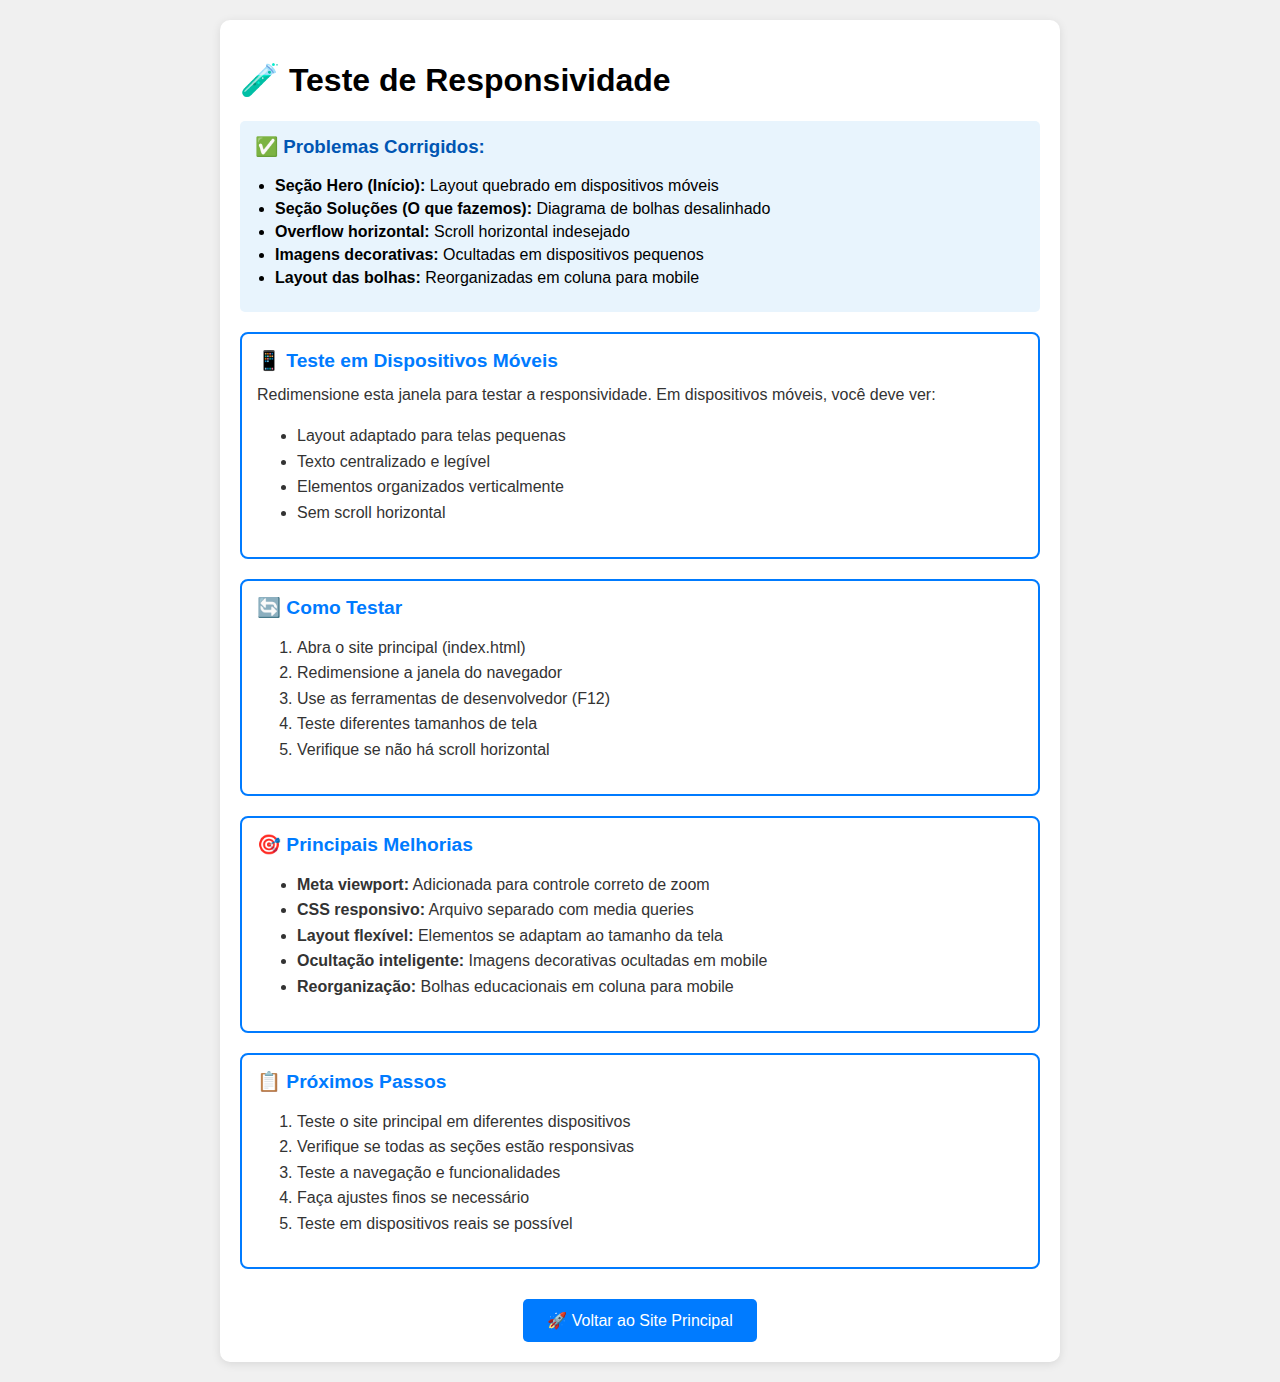
<file: teste-responsivo.html>
<!DOCTYPE html>
<html lang="pt-BR">
<head>
    <meta charset="UTF-8">
    <meta name="viewport" content="width=device-width, initial-scale=1.0">
    <title>Teste Responsivo</title>
    <style>
        body {
            font-family: Arial, sans-serif;
            margin: 0;
            padding: 20px;
            background-color: #f0f0f0;
        }
        
        .test-container {
            max-width: 800px;
            margin: 0 auto;
            background: white;
            padding: 20px;
            border-radius: 10px;
            box-shadow: 0 2px 10px rgba(0,0,0,0.1);
        }
        
        .test-section {
            margin: 20px 0;
            padding: 15px;
            border: 2px solid #007bff;
            border-radius: 8px;
        }
        
        .test-title {
            color: #007bff;
            font-size: 1.2rem;
            font-weight: bold;
            margin-bottom: 10px;
        }
        
        .test-content {
            color: #333;
            line-height: 1.6;
        }
        
        .responsive-info {
            background: #e8f4fd;
            padding: 15px;
            border-radius: 5px;
            margin: 20px 0;
        }
        
        .responsive-info h3 {
            color: #0056b3;
            margin-top: 0;
        }
        
        .responsive-info ul {
            margin: 10px 0;
            padding-left: 20px;
        }
        
        .responsive-info li {
            margin: 5px 0;
        }
        
        @media screen and (max-width: 768px) {
            body {
                padding: 10px;
            }
            
            .test-container {
                padding: 15px;
            }
            
            .test-title {
                font-size: 1.1rem;
            }
        }
        
        @media screen and (max-width: 480px) {
            .test-container {
                padding: 10px;
            }
            
            .test-title {
                font-size: 1rem;
            }
        }
    </style>
</head>
<body>
    <div class="test-container">
        <h1>🧪 Teste de Responsividade</h1>
        
        <div class="responsive-info">
            <h3>✅ Problemas Corrigidos:</h3>
            <ul>
                <li><strong>Seção Hero (Início):</strong> Layout quebrado em dispositivos móveis</li>
                <li><strong>Seção Soluções (O que fazemos):</strong> Diagrama de bolhas desalinhado</li>
                <li><strong>Overflow horizontal:</strong> Scroll horizontal indesejado</li>
                <li><strong>Imagens decorativas:</strong> Ocultadas em dispositivos pequenos</li>
                <li><strong>Layout das bolhas:</strong> Reorganizadas em coluna para mobile</li>
            </ul>
        </div>
        
        <div class="test-section">
            <div class="test-title">📱 Teste em Dispositivos Móveis</div>
            <div class="test-content">
                Redimensione esta janela para testar a responsividade. Em dispositivos móveis, você deve ver:
                <ul>
                    <li>Layout adaptado para telas pequenas</li>
                    <li>Texto centralizado e legível</li>
                    <li>Elementos organizados verticalmente</li>
                    <li>Sem scroll horizontal</li>
                </ul>
            </div>
        </div>
        
        <div class="test-section">
            <div class="test-title">🔄 Como Testar</div>
            <div class="test-content">
                <ol>
                    <li>Abra o site principal (index.html)</li>
                    <li>Redimensione a janela do navegador</li>
                    <li>Use as ferramentas de desenvolvedor (F12)</li>
                    <li>Teste diferentes tamanhos de tela</li>
                    <li>Verifique se não há scroll horizontal</li>
                </ol>
            </div>
        </div>
        
        <div class="test-section">
            <div class="test-title">🎯 Principais Melhorias</div>
            <div class="test-content">
                <ul>
                    <li><strong>Meta viewport:</strong> Adicionada para controle correto de zoom</li>
                    <li><strong>CSS responsivo:</strong> Arquivo separado com media queries</li>
                    <li><strong>Layout flexível:</strong> Elementos se adaptam ao tamanho da tela</li>
                    <li><strong>Ocultação inteligente:</strong> Imagens decorativas ocultadas em mobile</li>
                    <li><strong>Reorganização:</strong> Bolhas educacionais em coluna para mobile</li>
                </ul>
            </div>
        </div>
        
        <div class="test-section">
            <div class="test-title">📋 Próximos Passos</div>
            <div class="test-content">
                <ol>
                    <li>Teste o site principal em diferentes dispositivos</li>
                    <li>Verifique se todas as seções estão responsivas</li>
                    <li>Teste a navegação e funcionalidades</li>
                    <li>Faça ajustes finos se necessário</li>
                    <li>Teste em dispositivos reais se possível</li>
                </ol>
            </div>
        </div>
        
        <div style="text-align: center; margin-top: 30px;">
            <a href="index.html" style="background: #007bff; color: white; padding: 12px 24px; text-decoration: none; border-radius: 5px; display: inline-block;">
                🚀 Voltar ao Site Principal
            </a>
        </div>
    </div>
</body>
</html>
</file>
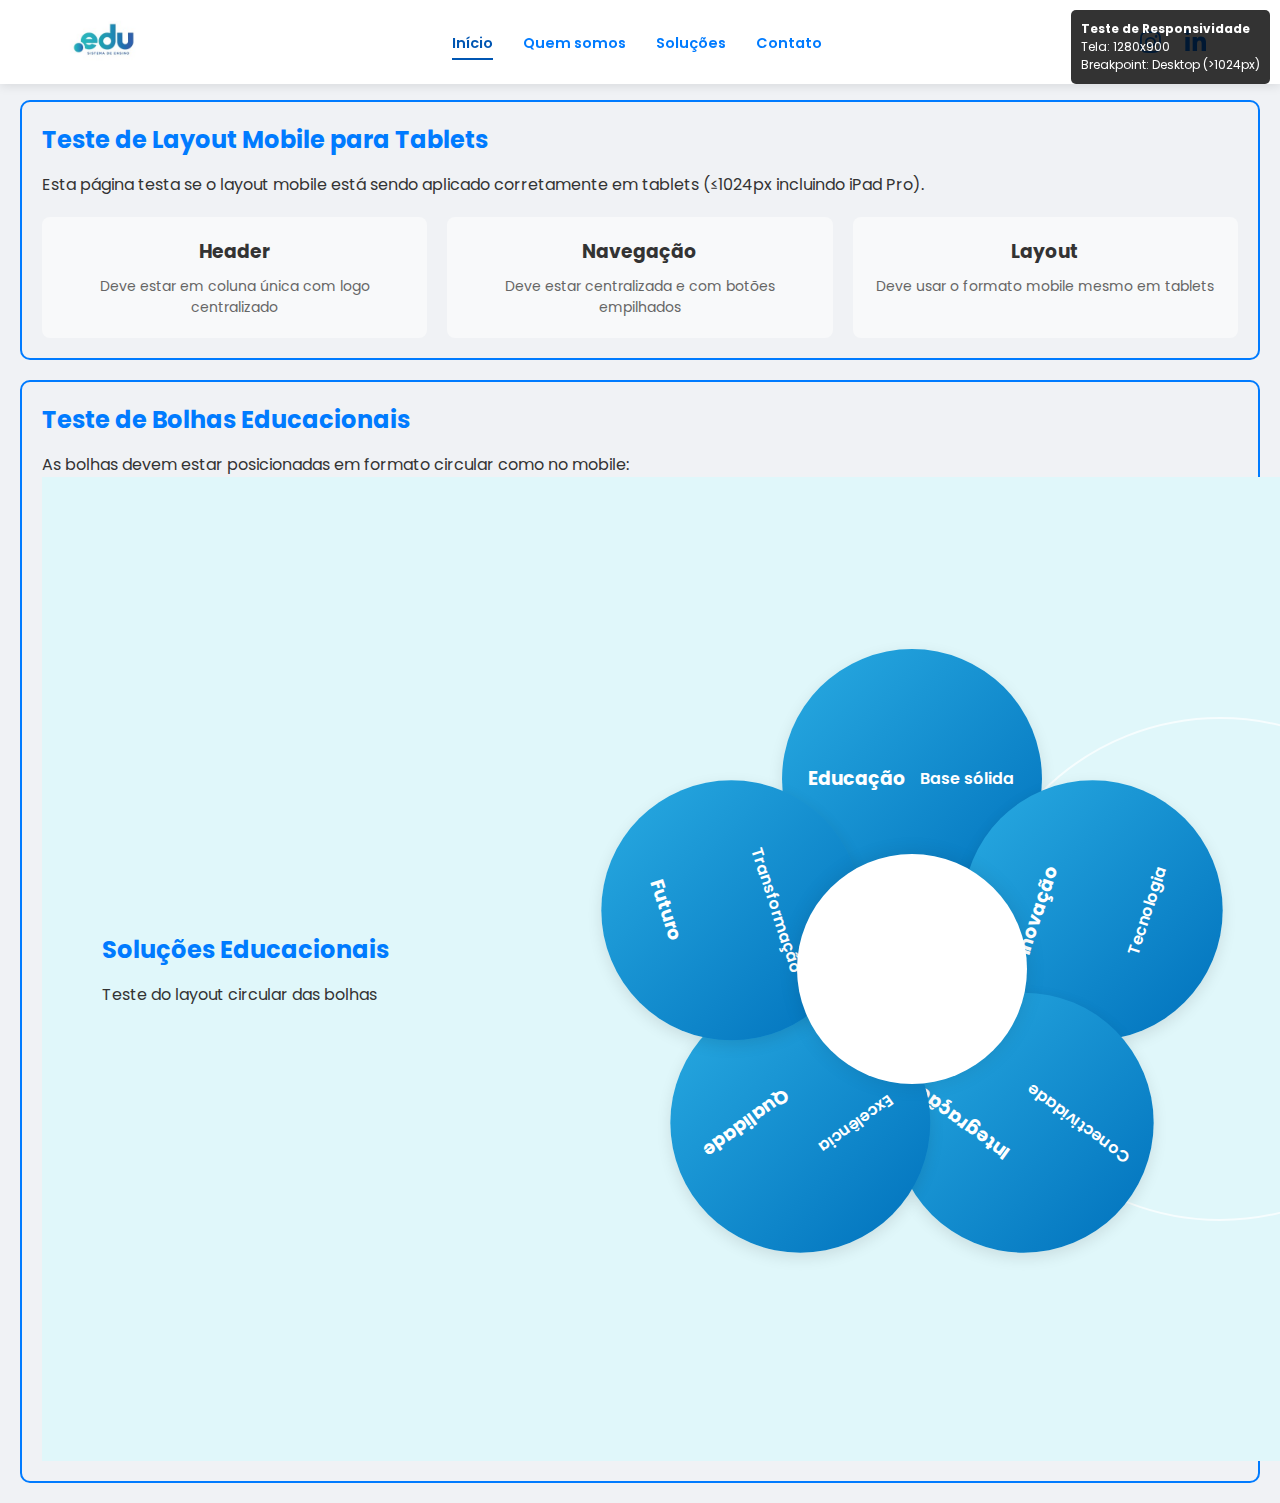
<file: teste-tablet.html>
<!DOCTYPE html>
<html lang="pt-BR">
<head>
    <meta charset="UTF-8">
    <meta name="viewport" content="width=device-width, initial-scale=1.0">
    <title>Teste Tablet - Edu Sistema de Ensino</title>
    <link rel="preconnect" href="https://fonts.googleapis.com">
    <link rel="preconnect" href="https://fonts.gstatic.com" crossorigin>
    <link href="https://fonts.googleapis.com/css2?family=Poppins:wght@400;600;700&display=swap" rel="stylesheet">
    <link rel="stylesheet" href="https://cdnjs.cloudflare.com/ajax/libs/font-awesome/6.5.2/css/all.min.css">
    <link rel="stylesheet" href="styles.css">
    <link rel="stylesheet" href="responsive.css">
    <style>
        .test-info {
            position: fixed;
            top: 10px;
            right: 10px;
            background: rgba(0,0,0,0.8);
            color: white;
            padding: 10px;
            border-radius: 5px;
            font-size: 12px;
            z-index: 9999;
        }
        .test-section {
            padding: 20px;
            margin: 20px;
            border: 2px solid #007bff;
            border-radius: 10px;
        }
        .test-section h2 {
            color: #007bff;
            margin-bottom: 15px;
        }
        .test-grid {
            display: grid;
            grid-template-columns: repeat(auto-fit, minmax(200px, 1fr));
            gap: 20px;
            margin-top: 20px;
        }
        .test-card {
            background: #f8f9fa;
            padding: 20px;
            border-radius: 8px;
            text-align: center;
        }
        .test-card h3 {
            color: #333;
            margin-bottom: 10px;
        }
        .test-card p {
            color: #666;
            font-size: 14px;
        }
    </style>
</head>
<body>
    <div class="test-info">
        <strong>Teste de Responsividade</strong><br>
        <span id="screen-size"></span><br>
        <span id="breakpoint"></span>
    </div>

    <header class="main-header">
        <div class="header-container">
            <div class="logo">
                <a href="#inicio">
                    <img src="assets/img/logoedu.jpeg" alt="Logo Edu Sistema de Ensino" style="height: 80px;">
                </a>
            </div>
            <nav class="main-nav">
                <ul>
                    <li><a href="#inicio" class="active">Início</a></li>
                    <li><a href="#quem-somos">Quem somos</a></li>
                    <li><a href="#solucoes">Soluções</a></li>
                    <li><a href="#contato">Contato</a></li>
                </ul>
            </nav>
            <div class="header-right">
                <div class="social-icons">
                    <a href="#"><i class="fab fa-instagram"></i></a>
                    <a href="#"><i class="fab fa-linkedin-in"></i></a>
                </div>
            </div>
        </div>
    </header>

    <main style="margin-top: 100px;">
        <section class="test-section">
            <h2>Teste de Layout Mobile para Tablets</h2>
            <p>Esta página testa se o layout mobile está sendo aplicado corretamente em tablets (≤1024px incluindo iPad Pro).</p>
            
            <div class="test-grid">
                <div class="test-card">
                    <h3>Header</h3>
                    <p>Deve estar em coluna única com logo centralizado</p>
                </div>
                <div class="test-card">
                    <h3>Navegação</h3>
                    <p>Deve estar centralizada e com botões empilhados</p>
                </div>
                <div class="test-card">
                    <h3>Layout</h3>
                    <p>Deve usar o formato mobile mesmo em tablets</p>
                </div>
            </div>
        </section>

        <section class="test-section">
            <h2>Teste de Bolhas Educacionais</h2>
            <p>As bolhas devem estar posicionadas em formato circular como no mobile:</p>
            
            <div class="solutions-section">
                <div class="solutions-container">
                    <div class="solutions-content">
                        <h2>Soluções Educacionais</h2>
                        <p>Teste do layout circular das bolhas</p>
                    </div>
                    
                    <div class="solutions-diagram">
                        <div class="central-logo-bubble">
                            <img src="assets/img/logobranca.png" alt="Logo Central">
                        </div>
                        
                        <div class="education-bubble bubble-1">
                            <h3>Educação</h3>
                            <p>Base sólida</p>
                        </div>
                        
                        <div class="education-bubble bubble-2">
                            <h3>Inovação</h3>
                            <p>Tecnologia</p>
                        </div>
                        
                        <div class="education-bubble bubble-3">
                            <h3>Integração</h3>
                            <p>Conectividade</p>
                        </div>
                        
                        <div class="education-bubble bubble-4">
                            <h3>Qualidade</h3>
                            <p>Excelência</p>
                        </div>
                        
                        <div class="education-bubble bubble-5">
                            <h3>Futuro</h3>
                            <p>Transformação</p>
                        </div>
                    </div>
                </div>
            </div>
        </section>
    </main>

    <script>
        function updateScreenInfo() {
            const width = window.innerWidth;
            const height = window.innerHeight;
            const screenSizeEl = document.getElementById('screen-size');
            const breakpointEl = document.getElementById('breakpoint');
            
            screenSizeEl.textContent = `Tela: ${width}x${height}`;
            
            if (width <= 480) {
                breakpointEl.textContent = 'Breakpoint: Mobile pequeno (≤480px)';
            } else if (width <= 1024) {
                breakpointEl.textContent = 'Breakpoint: Mobile/Tablet (≤1024px)';
            } else {
                breakpointEl.textContent = 'Breakpoint: Desktop (>1024px)';
            }
        }
        
        window.addEventListener('resize', updateScreenInfo);
        updateScreenInfo();
    </script>
</body>
</html>
</file>
<file: styles.css>
* {
    margin: 0;
    padding: 0;
    box-sizing: border-box;
}

html {
    scroll-behavior: smooth;
}

body {
    font-family: 'Poppins', sans-serif;
    background-color: #f0f2f5;
    color: #333;
    overflow-x: hidden;
    width: 100vw;
    margin: 0;
}

a {
    text-decoration: none;
    color: inherit;
}

ul {
    list-style: none;
}

/* --- Cabeçalho e Navegação --- */
.main-header {
    width: 100vw;
    padding: 2px 5%;
    position: fixed;
    top: 0;
    left: 0;
    z-index: 1000;
    background-color: #fff;
    box-shadow: 0 2px 10px rgba(0,0,0,0.1);
    transition: background-color 0.3s ease;
}

.header-container {
    display: flex;
    justify-content: space-between;
    align-items: center;
    max-width: 1600px;
    width: 100%;
    margin: 0 auto;
    flex-wrap: wrap;
}

.logo img {
    height: 110px;
    max-width: 350px;
    display: block;
    object-fit: contain;
    transition: none;
}
.logo img:hover {
    box-shadow: none !important;
    transform: none !important;
    background: none !important;
    border-radius: 0 !important;
}

.main-nav ul {
    display: flex;
    gap: 30px;
}

.main-nav a {
    font-size: clamp(0.8rem, 2.5vw, 0.9rem);
    font-weight: 600;
    color: #007bff;
    transition: color 0.3s ease, border-color 0.3s ease;
    padding-bottom: 5px;
    border-bottom: 2px solid transparent;
}

.main-nav a:hover, .main-nav a.active {
    color: #0056b3;
    border-bottom: 2px solid #0056b3;
}

.header-right {
    display: flex;
    align-items: center;
    gap: 20px;
}

.header-right .social-icons a {
    color: #007bff;
    font-size: clamp(1.2rem, 3vw, 1.5rem);
    margin: 0 10px;
    transition: color 0.3s ease;
}

.header-right .social-icons a:hover {
    color: #0056b3;
}

/* --- Seção Hero --- */
.hero-section {
    position: relative;
    height: 100vh;
    width: 100vw;
    display: flex;
    align-items: center;
    justify-content: center;
    text-align: left;
    background-image: linear-gradient(90deg, rgba(106, 17, 203, 0.85) 0%, rgba(37, 117, 252, 0.45) 100%), url('assets/img/imagemdefundo.jpg');
    background-size: cover;
    background-position: center;
    color: #fff;
    overflow-x: hidden;
    transition: background-image 0.6s ease-in-out !important;
}

/* Setinhas de navegação do hero */
.hero-nav-arrow {
    position: absolute;
    bottom: 50px;
    transform: none;
    background: rgba(255, 255, 255, 0.3);
    border: 2px solid rgba(255, 255, 255, 0.5);
    color: #fff;
    width: 50px;
    height: 50px;
    border-radius: 50%;
    display: flex;
    align-items: center;
    justify-content: center;
    cursor: pointer;
    transition: all 0.4s cubic-bezier(0.4, 0, 0.2, 1);
    z-index: 100;
    backdrop-filter: blur(10px);
}

.hero-nav-arrow:hover {
    background: rgba(255, 255, 255, 0.4);
    border-color: rgba(255, 255, 255, 0.6);
    transform: scale(1.15);
    box-shadow: 0 4px 15px rgba(255, 255, 255, 0.3);
}

.hero-nav-arrow:active {
    transform: scale(0.95);
}

.hero-nav-arrow i {
    font-size: 1.2rem;
    font-weight: bold;
}

.hero-prev {
    left: 10px;
    z-index: 100;
}

.hero-next {
    right: 10px;
    z-index: 100;
}

/* Indicadores de slide */
.hero-indicators {
    position: absolute;
    bottom: -170px;
    left: 50%;
    transform: translateX(-50%);
    display: flex;
    gap: 10px;
    z-index: 100;
}

.hero-indicator {
    width: 12px;
    height: 12px;
    border-radius: 50%;
    background: rgba(255, 255, 255, 0.4);
    cursor: pointer;
    transition: all 0.4s cubic-bezier(0.4, 0, 0.2, 1);
    transform: scale(1);
}

.hero-indicator.active {
    background: #fff;
    transform: scale(1.3);
    box-shadow: 0 0 10px rgba(255, 255, 255, 0.5);
}

.hero-indicator:hover {
    background: rgba(255, 255, 255, 0.7);
    transform: scale(1.1);
}

/* Removendo classes fade-out/fade-in que causam movimento */

/* Estilos específicos para todos os slides */
.hero-section[data-slide] {
    overflow: hidden;
}

.hero-section[data-slide] .hero-container {
    overflow: hidden;
}

/* Estilos específicos para o slide 3 */
.hero-section[data-slide="2"] {
    background-size: cover !important;
    background-position: center center !important;
    background-repeat: no-repeat !important;
}

/* Posicionar as palavras "Pedagogia", "Conteúdo" e "Tecnologia" mais à direita no slide 3 - APENAS para desktop */
@media screen and (min-width: 1025px) {
    .hero-section[data-slide="2"] .hero-content strong:first-child {
        margin-left: 400px !important;
        text-align: right !important;
        color: #000000 !important;
    }
    
    .hero-section[data-slide="2"] .hero-content span {
        margin-left: 650px !important;
        text-align: right !important;
    }
    
    .hero-section[data-slide="2"] .hero-content strong:last-child {
        margin-left: 850px !important;
        text-align: right !important;
        color: #1e3a8a !important;
    }
}

/* Ocultar botão no slide 3 */
.hero-section[data-slide="2"] .cta-button {
    display: none !important;
}

/* Ajustar posição das bolinhas indicadoras no slide 3 */
.hero-section[data-slide="2"] .hero-indicators {
    bottom: -170px;
}

/* Aumentar tamanho da imagem AVA no slide 3 */
.hero-section[data-slide="2"] img[src*="ava.png"] {
    width: 900px !important;
    height: auto;
    top: 280px !important;
    right: -480px !important;
}

/* Regra global para prevenir scroll horizontal em todos os slides */
.hero-section {
    overflow-x: hidden;
}

.hero-container {
    overflow: hidden;
}

/* Conteúdo específico do slide 2 */
.slide2-content {
    text-align: right;
    margin-left: auto;
    margin-right: 50px;
    padding-right: 20px;
}

.slide2-content h1 {
    font-size: clamp(2rem, 5vw, 3.2rem);
    line-height: 1.3;
    font-weight: 400;
    margin-bottom: 30px;
    color: #fff;
    text-shadow: 2px 2px 8px rgba(0,0,0,0.3);
    transition: opacity 0.6s ease;
}

.hero-container {
    max-width: 1600px;
    width: 100%;
    margin: 0 auto;
    padding: 0 5%;
    position: relative;
    z-index: 2;
    transform: none !important;
}

.hero-content {
    max-width: 50%;
}

.hero-content h1 {
    font-size: clamp(2rem, 5vw, 3.2rem);
    line-height: 1.3;
    font-weight: 400;
    margin-bottom: 30px;
    color: #fff;
    text-shadow: 2px 2px 8px rgba(0,0,0,0.3);
    transition: all 0.6s cubic-bezier(0.4, 0, 0.2, 1);
    opacity: 1;
    transform: translateY(0);
}

.hero-content h1.fade-out {
    opacity: 0;
    transform: translateY(-20px);
}

.hero-content h1.fade-in {
    opacity: 1;
    transform: translateY(0);
}

.hero-title-bold {
    font-weight: 700;
}
.hero-title-highlight {
    font-weight: 700;
}

.hero-title-sub {
    display: block;
    font-size: clamp(1.2rem, 3vw, 1.6rem);
    font-weight: 400;
    color: #e6e6f6;
    margin-top: 12px;
    line-height: 1.3;
    transition: all 0.6s cubic-bezier(0.4, 0, 0.2, 1);
    opacity: 1;
    transform: translateY(0);
}

.hero-title-sub.fade-out {
    opacity: 0;
    transform: translateY(-15px);
}

.hero-title-sub.fade-in {
    opacity: 1;
    transform: translateY(0);
}

.cta-button {
    display: inline-block;
    margin-top: 30px;
    background: linear-gradient(to right, #007bff, #003366);
    color: #fff;
    padding: 15px 40px;
    border: none;
    border-radius: 50px;
    font-weight: 700;
    font-size: clamp(0.9rem, 2.5vw, 1rem);
    transition: all 0.4s cubic-bezier(0.4, 0, 0.2, 1);
    box-shadow: 0 4px 15px rgba(0,0,0,0.2);
    position: relative;
    overflow: hidden;
    opacity: 1;
    transform: translateY(0);
}

.cta-button.fade-out {
    opacity: 0;
    transform: translateY(20px);
}

.cta-button.fade-in {
    opacity: 1;
    transform: translateY(0);
}

.cta-button::before {
    content: '';
    position: absolute;
    top: 0;
    left: -100%;
    width: 100%;
    height: 100%;
    background: linear-gradient(to right, #003366, #007bff);
    transition: left 0.4s cubic-bezier(0.4, 0, 0.2, 1);
    z-index: -1;
}

.cta-button:hover {
    transform: translateY(-3px) scale(1.02);
    box-shadow: 0 8px 25px rgba(0, 86, 179, 0.5);
}

.cta-button:hover::before {
    left: 0;
}

.cta-button:active {
    transform: translateY(-1px) scale(1.01);
    transition: all 0.1s ease;
}

/* --- Seção Quem Somos --- */
.about-section {
    padding: clamp(60px, 10vw, 100px) 5%;
    background-color: #fff;
    text-align: center;
    width: 100vw;
    overflow-x: hidden;
}

.about-container {
    max-width: 1100px;
    width: 100%;
    margin: 0 auto;
}

.about-section h2 {
    font-size: clamp(1.8rem, 4vw, 2.5rem);
    color: #6c757d;
    font-weight: 700;
    margin-bottom: 10px;
}

.about-section .history-subtitle {
    font-size: clamp(0.9rem, 2.5vw, 1rem);
    font-weight: 700;
    color: #888;
    letter-spacing: 2px;
    margin-bottom: 30px;
    text-transform: uppercase;
}

.about-section .mission-statement {
    font-size: clamp(1.2rem, 3vw, 1.8rem);
    font-weight: 400;
    color: #6c757d;
    line-height: 1.5;
    max-width: 900px;
    margin: 0 auto 60px auto;
}

.about-section .mission-statement-highlight {
    font-weight: 700;
    color: #6c757d;
}

.about-section h3 {
    font-size: clamp(1.8rem, 4vw, 2.5rem);
    color: #6c757d;
    font-weight: 700;
    margin-bottom: 40px;
}

.values-grid {
    display: flex;
    justify-content: center;
    gap: 30px;
    flex-wrap: wrap;
    margin-bottom: 60px;
}

.value-card {
    padding: 35px;
    border-radius: 15px;
    color: #fff;
    flex: 1;
    min-width: 280px;
    max-width: 350px;
    text-align: center;
    box-shadow: 0 10px 25px rgba(0,0,0,0.1);
    transition: transform 0.3s ease, box-shadow 0.3s ease;
}

.value-card:hover {
    transform: translateY(-10px);
    box-shadow: 0 15px 30px rgba(0,0,0,0.15);
}

.value-card h4 {
    font-size: clamp(1.2rem, 3vw, 1.75rem);
    font-weight: 700;
    margin-bottom: 15px;
    padding-bottom: 10px;
}

.value-card p {
    font-size: clamp(0.9rem, 2.5vw, 1rem);
    line-height: 1.6;
    font-weight: 400;
}

.value-card.mission { background-color: #a6c42c; }
.value-card.vision { background-color: #c8b828; }
.value-card.values { background-color: #d15fa3; }

.manager-button {
    display: inline-block;
    padding: 15px 40px;
    border-radius: 50px;
    background: linear-gradient(to right, #29abe2, #0071bc);
    color: #fff;
    font-weight: 700;
    font-size: clamp(0.9rem, 2.5vw, 1rem);
    text-transform: uppercase;
    transition: transform 0.3s ease, box-shadow 0.3s ease;
    border: none;
    cursor: pointer;
}

.manager-button:hover {
    transform: translateY(-3px);
    box-shadow: 0 6px 20px rgba(0, 113, 188, 0.4);
}

/* --- Seção Soluções (Infográfico) --- */
.solutions-section {
    padding: clamp(100px, 15vw, 220px) 5%;
    background-color: #e0f7fa;
    position: relative;
    width: 100vw;
    overflow-x: hidden;
}

.solutions-section::before {
    content: '';
    position: absolute;
    top: 50%;
    right: -150px;
    width: 500px;
    height: 500px;
    border: 2px solid rgba(255, 255, 255, 0.7);
    border-radius: 50%;
    transform: translateY(-50%);
}

.solutions-container {
    max-width: 1200px;
    width: 100%;
    margin: 0 auto;
    padding-right: 50px;
    display: flex;
    align-items: center;
    justify-content: space-between;
    gap: 60px;
    flex-wrap: wrap;
}

.solutions-diagram {
    position: relative;
    width: min(100%, 600px);
    height: 600px;
    flex-shrink: 0;
    display: flex;
    justify-content: center;
    align-items: center;
    order: 1;
}

.education-bubble, .central-logo-bubble {
    position: absolute;
    border-radius: 50%;
    display: flex;
    align-items: center;
    justify-content: center;
    text-align: center;
    color: white;
    font-weight: 600;
}

.central-logo-bubble {
    width: 230px;
    height: 230px;
    background-color: #fff;
    top: 50%;
    left: 50%;
    transform: translate(-50%, -50%);
    box-shadow: 0 0 20px rgba(0,0,0,0.1);
    z-index: 2;
    border-radius: 50%;
    display: flex;
    align-items: center;
    justify-content: center;
}

.central-logo-bubble img {
    width: 110px;
    height: auto;
    display: block;
    margin: 0 auto;
}

.education-bubble {
    width: 260px;
    height: 260px;
    background-image: linear-gradient(to bottom right, #29abe2, #0071bc);
    padding: 20px;
    font-size: clamp(0.8rem, 2vw, 1rem);
    line-height: 1.3;
    box-shadow: 0 5px 15px rgba(0,0,0,0.1);
    transition: transform 0.25s cubic-bezier(0.4, 0.2, 0.2, 1);
    z-index: 1;
    position: absolute;
    left: 50%;
    top: 50%;
    transform-origin: center center;
    display: flex;
    align-items: center;
    justify-content: center;
    text-align: center;
}

.education-bubble:hover {
    transform: translate(-50%, -50%) scale(1.1);
}

.bubble-1 { transform: translate(-50%, -50%) rotate(0deg) translateY(-190px) rotate(0deg); }
.bubble-2 { transform: translate(-50%, -50%) rotate(72deg) translateY(-190px) rotate(-72deg); }
.bubble-3 { transform: translate(-50%, -50%) rotate(144deg) translateY(-190px) rotate(-144deg); }
.bubble-4 { transform: translate(-50%, -50%) rotate(216deg) translateY(-190px) rotate(-216deg); }
.bubble-5 { transform: translate(-50%, -50%) rotate(288deg) translateY(-190px) rotate(-288deg); }
.bubble-1:hover { transform: translate(-50%, -50%) rotate(0deg) translateY(-190px) rotate(0deg) scale(1.1); }
.bubble-2:hover { transform: translate(-50%, -50%) rotate(72deg) translateY(-190px) rotate(-72deg) scale(1.1); }
.bubble-3:hover { transform: translate(-50%, -50%) rotate(144deg) translateY(-190px) rotate(-144deg) scale(1.1); }
.bubble-4:hover { transform: translate(-50%, -50%) rotate(216deg) translateY(-190px) rotate(-216deg) scale(1.1); }
.bubble-5:hover { transform: translate(-50%, -50%) rotate(288deg) translateY(-190px) rotate(-288deg) scale(1.1); }

.bubble-1 > *, .bubble-2 > *, .bubble-3 > *, .bubble-4 > *, .bubble-5 > * {
    display: block;
    width: 100%;
}
.bubble-2 > * { transform: rotate(-72deg); }
.bubble-3 > * { transform: rotate(-144deg); }
.bubble-4 > * { transform: rotate(-216deg); }
.bubble-5 > * { transform: rotate(-288deg); }
.bubble-1 > * { transform: rotate(0deg); }

/* Estilos para as sub-bolhas */
.sub-bubble {
    display: none;
    width: 200px;
    height: 200px;
    background-image: linear-gradient(to bottom right, #29abe2, #0071bc);
    font-size: clamp(0.7rem, 1.8vw, 0.9rem);
    line-height: 1.3;
    box-shadow: 0 5px 15px rgba(0,0,0,0.1);
    opacity: 0;
    transform: scale(0.8);
    transition: opacity 0.3s ease, transform 0.3s ease;
}



.bubble-1:hover .sub-bubble, .bubble-1:active .sub-bubble {
    display: flex;
    opacity: 1;
    transform: scale(1);
}
.bubble-2:hover .sub-bubble, .bubble-2:active .sub-bubble {
    display: flex;
    opacity: 1;
    transform: scale(1);
}
.bubble-3:hover .sub-bubble, .bubble-3:active .sub-bubble {
    display: flex;
    opacity: 1;
    transform: scale(1);
}
.bubble-4:hover .sub-bubble, .bubble-4:active .sub-bubble {
    display: flex;
    opacity: 1;
    transform: scale(1);
}
.bubble-5:hover .sub-bubble, .bubble-5:active .sub-bubble {
    display: flex;
    opacity: 1;
    transform: scale(1);
}

.bubble-1 .sub-bubble-1 { transform: translate(-50%, -50%) rotate(0deg) translateY(-150px) rotate(0deg); }
.bubble-1 .sub-bubble-2 { transform: translate(-50%, -50%) rotate(-36deg) translateY(-150px) translateX(-100px) rotate(36deg); }
.bubble-1 .sub-bubble-3 { transform: translate(-50%, -50%) rotate(36deg) translateY(-150px) translateX(100px) rotate(-36deg); }
.bubble-2 .sub-bubble-1 { transform: translate(-50%, -50%) rotate(72deg) translateY(-160px) rotate(-100deg); }
.bubble-2 .sub-bubble-2 { transform: translate(-50%, -50%) rotate(36deg) translateY(-150px) translateX(-100px) rotate(-36deg); }
.bubble-2 .sub-bubble-3 { transform: translate(-50%, -50%) rotate(108deg) translateY(-150px) translateX(100px) rotate(-108deg); }
.bubble-3 .sub-bubble-1 { transform: translate(-50%, -50%) rotate(144deg) translateY(-180px) translateX(-20px) rotate(-144deg); }
.bubble-3 .sub-bubble-2 { transform: translate(-50%, -50%) rotate(108deg) translateY(-150px) translateX(-100px) rotate(-108deg); }
.bubble-3 .sub-bubble-3 { transform: translate(-50%, -50%) rotate(180deg) translateY(-150px) translateX(50px) rotate(-180deg); }
.bubble-4 .sub-bubble-1 { transform: translate(-50%, -50%) rotate(216deg) translateY(-175px) translateX(25px) rotate(-216deg); }
.bubble-4 .sub-bubble-2 { transform: translate(-50%, -50%) rotate(180deg) translateY(-150px) translateX(-50px) rotate(-180deg); }
.bubble-4 .sub-bubble-3 { transform: translate(-50%, -50%) rotate(252deg) translateY(-160px) translateX(100px) rotate(-252deg); }
.bubble-5 .sub-bubble-1 { transform: translate(-50%, -50%) rotate(288deg) translateY(-175px) translateX(25px) rotate(-288deg); }
.bubble-5 .sub-bubble-2 { transform: translate(-50%, -50%) rotate(252deg) translateY(-150px) translateX(-50px) rotate(-252deg); }
.bubble-5 .sub-bubble-3 { transform: translate(-50%, -50%) rotate(324deg) translateY(-150px) translateX(100px) rotate(-324deg); }

.bubble-1 .sub-bubble-1 > *, .bubble-1 .sub-bubble-2 > *, .bubble-1 .sub-bubble-3 > * {
    transform: rotate(0deg);
}
.bubble-2 .sub-bubble-1 > *, .bubble-2 .sub-bubble-2 > *, .bubble-2 .sub-bubble-3 > * {
    transform: rotate(-100deg);
}
.bubble-3 .sub-bubble-1 > *, .bubble-3 .sub-bubble-2 > *, .bubble-3 .sub-bubble-3 > * {
    transform: rotate(-144deg);
}
.bubble-4 .sub-bubble-1 > *, .bubble-4 .sub-bubble-2 > *, .bubble-4 .sub-bubble-3 > * {
    transform: rotate(-216deg);
}
.bubble-5 .sub-bubble-1 > *, .bubble-5 .sub-bubble-2 > *, .bubble-5 .sub-bubble-3 > * {
    transform: rotate(-288deg);
}

.solutions-image-wrapper {
    width: min(100%, 450px);
    height: 450px;
    border-radius: 50%;
    overflow: hidden;
    box-shadow: 0 10px 30px rgba(0,0,0,0.15);
    flex-shrink: 0;
    order: 2;
    margin-left: auto;
    margin-right: -100px;
}

.solutions-image-wrapper img {
    width: 100%;
    height: 100%;
    object-fit: cover;
    object-position: center 45%;
    background: none;
}

/* --- Seção Soluções Educacionais --- */
.educational-solutions-section {
    padding: clamp(60px, 10vw, 100px) 5%;
    background-color: #fff;
    text-align: center;
    width: 100vw;
    overflow-x: hidden;
}

.educational-solutions-container {
    max-width: 900px;
    width: 100%;
    margin: 0 auto;
}

.section-title-blue {
    font-size: clamp(1.6rem, 4vw, 2.2rem);
    color: #29abe2;
    font-weight: 700;
    margin-bottom: 20px;
}

.section-subtitle-gray {
    font-size: clamp(1.2rem, 3.5vw, 2.5rem);
    color: #6c757d;
    font-weight: 700;
    margin-bottom: 30px;
}

.section-text {
    font-size: clamp(0.9rem, 2.5vw, 1.1rem);
    color: #6c757d;
    line-height: 1.7;
    max-width: 800px;
    margin: 0 auto 20px auto;
}

.features-grid {
    display: flex;
    justify-content: center;
    gap: 20px;
    flex-wrap: wrap;
    margin: 50px 0;
}

.feature-circle {
    width: 200px;
    height: 200px;
    border-radius: 50%;
    background-color: #66c2c4;
    display: flex;
    align-items: center;
    justify-content: center;
    color: #fff;
    font-weight: 600;
    padding: 20px;
    transition: transform 0.3s ease, box-shadow 0.3s ease;
    cursor: pointer;
}

.feature-circle:hover {
    transform: translateY(-10px);
    box-shadow: 0 10px 20px rgba(0,0,0,0.1);
}

/* --- Seção Materiais --- */
.materials-section {
    padding: clamp(60px, 10vw, 100px) 5%;
    background-color: #549ea5;
    color: #fff;
    position: relative;
    width: 100vw;
    overflow-x: hidden;
}

.materials-section::before {
    content: '';
    position: absolute;
    top: 50%;
    right: 10%;
    width: 400px;
    height: 400px;
    background-color: rgba(255, 255, 255, 0.1);
    border-radius: 50%;
    transform: translateY(-50%);
    z-index: 1;
}

.materials-container {
    max-width: 1100px;
    width: 100%;
    margin: 0 auto;
    display: flex;
    align-items: center;
    justify-content: space-between;
    gap: 40px;
    position: relative;
    z-index: 2;
    flex-wrap: wrap;
}

.materials-content {
    max-width: 50%;
}

.materials-content h2 {
    font-size: clamp(1.8rem, 4vw, 2.8rem);
    font-weight: 700;
    line-height: 1.3;
    margin-bottom: 30px;
}

.materials-content p {
    font-size: clamp(0.9rem, 2.5vw, 1.2rem);
    line-height: 1.6;
    margin-bottom: 20px;
    padding-left: 30px;
    position: relative;
}

.materials-content p::before {
    content: '✓';
    position: absolute;
    left: 0;
    font-weight: bold;
}

.materials-image-container {
    width: min(100%, 45%);
    position: relative;
}

.materials-image-container img {
    width: 100%;
    max-width: 100%;
    border-radius: 10px;
    box-shadow: 10px 10px 30px rgba(0,0,0,0.2);
    transform: rotate(-5deg);
}

/* --- Seção Projetos Interdisciplinares --- */
.interdisciplinary-section {
    padding: clamp(60px, 10vw, 100px) 5%;
    background-color: #a6c42c;
    color: #fff;
    position: relative;
    width: 100vw;
    overflow-x: hidden;
}

.interdisciplinary-container {
    max-width: 1100px;
    width: 100%;
    margin: 0 auto;
    display: flex;
    align-items: center;
    justify-content: space-between;
    gap: 40px;
    flex-wrap: wrap;
}

.interdisciplinary-content {
    max-width: 55%;
    z-index: 2;
}

.interdisciplinary-content h2 {
    font-size: clamp(1.8rem, 4vw, 2.8rem);
    font-weight: 700;
    line-height: 1.3;
    margin-bottom: 30px;
}

.interdisciplinary-content p {
    font-size: clamp(0.9rem, 2.5vw, 1.2rem);
    line-height: 1.6;
    margin-bottom: 20px;
    padding-left: 30px;
    position: relative;
}

.interdisciplinary-content p::before {
    content: '✓';
    position: absolute;
    left: 0;
    font-weight: bold;
}

/* --- Seção Itinerários Formativos --- */
.formative-journeys-section {
    padding: clamp(60px, 10vw, 100px) 5%;
    background-color: #549ea5;
    color: #fff;
    position: relative;
    width: 100vw;
    overflow-x: hidden;
}

.formative-journeys-container {
    max-width: 1100px;
    width: 100%;
    margin: 0 auto;
    display: flex;
    align-items: center;
    justify-content: space-between;
    gap: 40px;
    position: relative;
    z-index: 2;
    flex-wrap: wrap;
}

.formative-journeys-content {
    max-width: 50%;
}

.formative-journeys-content h2 {
    font-size: clamp(1.8rem, 4vw, 2.8rem);
    font-weight: 700;
    line-height: 1.3;
    margin-bottom: 30px;
}

.formative-journeys-content p {
    font-size: clamp(0.9rem, 2.5vw, 1.2rem);
    line-height: 1.6;
    margin-bottom: 20px;
}

.formative-journeys-image-container {
    width: min(100%, 40%);
    position: relative;
}

.formative-journeys-image-container img {
    width: 100%;
    max-width: 100%;
    border-radius: 10px;
    box-shadow: 10px 10px 30px rgba(0,0,0,0.2);
    transform: rotate(-5deg);
}

/* --- Seção Ecossistema --- */
.ecosystem-section {
    padding: clamp(60px, 10vw, 100px) 5%;
    background-color: #a6c42c;
    color: #fff;
    position: relative;
    width: 100vw;
    overflow-x: hidden;
}

.ecosystem-container {
    max-width: 1100px;
    width: 100%;
    margin: 0 auto;
    display: flex;
    align-items: center;
    justify-content: space-between;
    gap: 40px;
    flex-wrap: wrap;
}

.ecosystem-content {
    max-width: 55%;
    z-index: 2;
}

.ecosystem-content h2 {
    font-size: clamp(1.8rem, 4vw, 2.8rem);
    font-weight: 700;
    line-height: 1.3;
    margin-bottom: 30px;
}

.ecosystem-content p {
    font-size: clamp(0.9rem, 2.5vw, 1.2rem);
    line-height: 1.6;
    margin-bottom: 20px;
    padding-left: 30px;
    position: relative;
}

.ecosystem-content p::before {
    content: '✓';
    position: absolute;
    left: 0;
    font-weight: bold;
}

.ecosystem-e-decor {
    position: absolute;
    right: 0;
    top: 50%;
    transform: translateY(-50%);
    height: 80%;
    max-height: 420px;
    max-width: 100%;
    opacity: 0.9;
    z-index: 1;
    pointer-events: none;
}

/* --- Seção Educação Profissional --- */
.professional-education-section {
    padding: clamp(60px, 10vw, 100px) 5%;
    background-color: #549ea5;
    color: #fff;
    position: relative;
    width: 100vw;
    overflow-x: hidden;
}

.professional-education-container {
    max-width: 1100px;
    width: 100%;
    margin: 0 auto;
    display: flex;
    align-items: center;
    justify-content: space-between;
    gap: 40px;
    position: relative;
    z-index: 2;
    flex-wrap: wrap;
}

.professional-education-content {
    max-width: 50%;
}

.professional-education-content h2 {
    font-size: clamp(1.8rem, 4vw, 2.8rem);
    font-weight: 700;
    line-height: 1.3;
    margin-bottom: 20px;
}

.professional-education-content .subtitle {
    font-size: clamp(0.9rem, 2.5vw, 1.2rem);
    margin-bottom: 30px;
}

.professional-education-content ul {
    list-style: none;
    margin-top: 20px;
}

.professional-education-content ul li {
    font-size: clamp(0.9rem, 2.5vw, 1.2rem);
    margin-bottom: 15px;
    padding-left: 25px;
    position: relative;
}

.professional-education-content ul li::before {
    content: '•';
    position: absolute;
    left: 0;
    font-size: 1.5rem;
    line-height: 1;
}

.professional-education-image-container {
    max-width: 45%;
    display: flex;
    justify-content: flex-end;
}

.professional-education-image-container .image-wrapper {
    width: min(100%, 400px);
    height: 400px;
    border-radius: 50%;
    overflow: hidden;
    box-shadow: 0 10px 30px rgba(0, 0, 0, 0.15);
}

.professional-education-image-container img {
    width: 100%;
    height: 100%;
    object-fit: cover;
    object-position: center 20%;
    background: none;
}

.professional-education-section::before {
    content: '';
    position: absolute;
    top: 50%;
    right: 10%;
    width: 400px;
    height: 400px;
    background-color: rgba(255, 255, 255, 0.1);
    border-radius: 50%;
    transform: translateY(-50%);
    z-index: 1;
}

/* --- Seção Carrossel de Livros --- */
.books-carousel-section {
    padding: clamp(60px, 10vw, 100px) 0;
    background-color: #fff;
    position: relative;
    width: 100vw;
    overflow-x: hidden;
}

.books-carousel-container {
    display: flex;
    align-items: center;
    justify-content: center;
    gap: 24px;
    margin: 40px 0;
}

.book-item {
    flex: 0 0 auto;
    display: flex;
    align-items: center;
    justify-content: center;
    margin: 0 8px;
}

.book-item img {
    width: min(100%, 180px);
    height: 250px;
    object-fit: cover;
    border-radius: 12px;
    box-shadow: 0 2px 12px rgba(0,0,0,0.08);
    transition: transform 0.2s;
}

.books-carousel-arrow {
    background-color: #e9ecef;
    border: 1px solid #dee2e6;
    color: #6c757d;
    width: clamp(40px, 8vw, 50px);
    height: clamp(40px, 8vw, 50px);
    border-radius: 50%;
    cursor: pointer;
    font-size: clamp(1rem, 2.5vw, 1.2rem);
    transition: background-color 0.3s ease;
    z-index: 10;
}

.books-carousel-arrow:hover {
    background-color: #dee2e6;
}

/* --- Seção AVA --- */
.ava-section {
    padding: clamp(60px, 10vw, 100px) 5%;
    background-color: #f8f9fa;
    width: 100vw;
    overflow-x: hidden;
}

.ava-container {
    max-width: 1100px;
    width: 100%;
    margin: 0 auto;
    text-align: center;
}

.ava-features-grid {
    display: grid;
    grid-template-columns: repeat(3, 1fr);
    gap: 40px 20px;
    margin-bottom: 30px;
}

.ava-feature-flip {
    perspective: 1000px;
}

.ava-feature-item {
    position: relative;
    width: 100%;
    height: 150px;
    transition: transform 0.6s;
    transform-style: preserve-3d;
    box-shadow: 0 4px 8px rgba(0,0,0,0.1);
    border-radius: 10px;
}

.ava-feature-flip:hover .ava-feature-item {
    transform: rotateY(180deg);
}

.ava-front, .ava-back {
    position: absolute;
    width: 100%;
    height: 100%;
    backface-visibility: hidden;
    display: flex;
    flex-direction: column;
    align-items: center;
    justify-content: center;
    border-radius: 10px;
    padding: 20px;
}

.ava-front {
    background-color: #fff;
    color: #6c757d;
}

.ava-back {
    background-color: #29abe2;
    color: #fff;
    transform: rotateY(180deg);
}

.ava-feature-icon {
    font-size: clamp(2rem, 5vw, 3rem);
    color: #29abe2;
}

.ava-feature-text {
    font-weight: 600;
    color: #6c757d;
    font-size: clamp(0.8rem, 2.5vw, 1rem);
    line-height: 1.4;
}

.ava-back-text {
    font-size: clamp(0.7rem, 2vw, 0.9rem);
    font-weight: 400;
    text-align: center;
    line-height: 1.5;
}

/* --- Seção Rede de Colaboração --- */
.collaboration-section {
    padding: clamp(60px, 10vw, 100px) 5%;
    background-color: #94b52c;
    color: #fff;
    width: 100vw;
    overflow-x: hidden;
}

.collaboration-container {
    max-width: 1200px;
    width: 100%;
    margin: 0 auto;
    text-align: center;
}

.collaboration-container h2 {
    font-size: clamp(1.8rem, 4vw, 2.8rem);
    font-weight: 700;
    margin-bottom: 60px;
}

.collaboration-grid {
    display: flex;
    justify-content: center;
    align-items: flex-start;
    gap: 40px;
    flex-wrap: wrap;
}

.collaboration-item {
    flex-basis: 300px;
    display: flex;
    flex-direction: column;
    align-items: center;
    gap: 20px;
}

.collaboration-item .image-wrapper {
    padding: 15px;
    background-color: #0071bc;
    border-radius: 10px;
    box-shadow: 0 5px 15px rgba(0,0,0,0.2);
}

.collaboration-item img {
    width: 100%;
    max-width: 100%;
    display: block;
    border-radius: 5px;
}

.collaboration-item p {
    font-size: clamp(0.9rem, 2.5vw, 1.1rem);
    font-weight: 600;
    line-height: 1.5;
}

/* --- Seção Avaliação e Resultados --- */
.evaluation-section {
    padding: clamp(60px, 10vw, 100px) 5%;
    background-color: #549ea5;
    color: #fff;
    width: 100vw;
    overflow-x: hidden;
}

.evaluation-container {
    max-width: 1100px;
    width: 100%;
    margin: 0 auto;
    text-align: center;
}

.evaluation-container h2 {
    font-size: clamp(1.8rem, 4vw, 2.8rem);
    font-weight: 700;
    margin-bottom: 40px;
}

.evaluation-list {
    list-style: none;
    font-size: clamp(0.9rem, 2.5vw, 1.2rem);
    line-height: 1.8;
}

.evaluation-list > li {
    margin-bottom: 20px;
    font-weight: 600;
}

.evaluation-list ul {
    list-style: none;
    padding-left: 20px;
    margin-top: 10px;
    font-weight: 400;
}

.evaluation-list ul li {
    margin-bottom: 5px;
}

/* --- Rodapé --- */
.pre-footer-image {
    position: relative;
    text-align: center;
    color: white;
    width: 100vw;
    overflow-x: hidden;
}

.pre-footer-image .e-watermark {
    position: absolute;
    top: 50%;
    left: 50%;
    transform: translate(-50%, -50%);
    width: 70%;
    max-width: 900px;
    opacity: 0.5;
    z-index: 1;
    pointer-events: none;
}
.pre-footer-image img.background {
    width: 100%;
    max-width: 100%;
    display: block;
    position: static;
    z-index: auto;
}

.pre-footer-image .overlay-logo {
    position: absolute;
    top: 50%;
    left: 50%;
    transform: translate(-50%, -50%);
    width: 30%;
    max-width: 400px;
    opacity: 0.5;
}

.main-footer {
    background-color: #549ea5;
    color: #fff;
    padding: clamp(40px, 8vw, 80px) 5%;
    width: 100vw;
    overflow-x: hidden;
}

.footer-container {
    max-width: 1200px;
    width: 100%;
    margin: 0 auto;
    display: flex;
    justify-content: space-between;
    flex-wrap: wrap;
    gap: 40px;
}

.footer-column {
    flex: 1;
    min-width: 220px;
}

.footer-column.logo-column .footer-logo {
    height: clamp(60px, 15vw, 90px);
    margin-bottom: 20px;
}

.footer-column .footer-social-icons {
    display: flex;
    gap: 15px;
    margin-bottom: 20px;
}

.footer-column .footer-social-icons a {
    font-size: clamp(1.2rem, 3vw, 1.5rem);
    transition: color 0.3s ease;
}

.footer-column .footer-social-icons a:hover {
    color: #ddd;
}

.footer-column p {
    font-size: clamp(0.8rem, 2.5vw, 0.9rem);
    line-height: 1.6;
}

.footer-column h4 {
    font-size: clamp(1rem, 2.5vw, 1.2rem);
    font-weight: 700;
    margin-bottom: 20px;
}

.footer-column ul li {
    margin-bottom: 10px;
}

.footer-column ul a {
    font-size: clamp(0.8rem, 2.5vw, 0.95rem);
    transition: color 0.3s ease;
}

.footer-column ul a:hover {
    color: #ddd;
}

.footer-map {
    margin-top: 15px;
    width: 100%;
    max-width: 300px;
    height: 200px;
    border-radius: 10px;
    overflow: hidden;
    box-shadow: 0 4px 10px rgba(0, 0, 0, 0.2);
}

.footer-map iframe {
    width: 100%;
    height: 100%;
    border: none;
}

/* --- Elementos Adicionais --- */
.decorative-shape {
    position: absolute;
    background-color: transparent;
    border-radius: 50%;
    z-index: 1;
    pointer-events: none;
}

.shape-1 {
    width: 300px;
    height: 300px;
    border: 2px solid rgba(255, 255, 255, 0.3);
    top: 20%;
    left: 55%;
}

.shape-2 {
    width: 500px;
    height: 500px;
    border: 1px solid rgba(255, 255, 255, 0.2);
    top: 50%;
    left: 60%;
    transform: translateY(-50%);
}

.hero-section > *,
.solutions-section > *,
.pre-footer-image > *,
.educational-solutions-section > *,
.materials-section > *,
.interdisciplinary-section > *,
.formative-journeys-section > *,
.ecosystem-section > *,
.professional-education-section > * {
    position: relative;
    z-index: 1;
}

/* --- Mini Logo AVA --- */
.ava-mini-logo {
    position: absolute;
    bottom: 50px;
    right: 30px;
    width: 900px;
    max-width: 100%;
    height: auto;
    object-fit: contain;
    z-index: 3;
    transition: none !important;
    box-shadow: none !important;
}
.ava-mini-logo:hover {
    transform: none !important;
}

/* Modal de Contato */
.contact-modal {
    display: none;
    position: fixed;
    z-index: 2000;
    left: 0;
    top: 0;
    width: 100vw;
    height: 100%;
    background-color: rgba(0, 0, 0, 0.5);
    backdrop-filter: blur(5px);
    animation: fadeIn 0.3s ease;
}

.contact-modal.show {
    display: flex;
    align-items: center;
    justify-content: center;
}

.contact-modal-content {
    background-color: #fff;
    border-radius: 15px;
    box-shadow: 0 20px 40px rgba(0, 0, 0, 0.2);
    width: 90%;
    max-width: 500px;
    max-height: 90vh;
    overflow-y: auto;
    animation: slideIn 0.3s ease;
}

.contact-modal-header {
    display: flex;
    justify-content: space-between;
    align-items: center;
    padding: 25px 30px 20px;
    border-bottom: 1px solid #e0e0e0;
}

.contact-modal-header h3 {
    color: #007bff;
    font-size: clamp(1.2rem, 3vw, 1.5rem);
    font-weight: 600;
    margin: 0;
}

.close-modal {
    color: #999;
    font-size: clamp(1.5rem, 4vw, 1.8rem);
    font-weight: bold;
    cursor: pointer;
    transition: color 0.3s ease;
    line-height: 1;
}

.close-modal:hover {
    color: #333;
}

/* X branco para o modal das bolhas */
.bubble-modal .close-modal {
    color: white;
}

.bubble-modal .close-modal:hover {
    color: rgba(255, 255, 255, 0.8);
}

.contact-form {
    padding: 30px;
}

.form-group {
    margin-bottom: 20px;
}

.form-group label {
    display: block;
    margin-bottom: 8px;
    color: #333;
    font-weight: 500;
    font-size: clamp(0.8rem, 2.5vw, 0.95rem);
}

.form-group input,
.form-group textarea {
    width: 100%;
    padding: 12px 15px;
    border: 2px solid #e0e0e0;
    border-radius: 8px;
    font-size: clamp(0.9rem, 2.5vw, 1rem);
    font-family: 'Poppins', sans-serif;
    transition: border-color 0.3s ease, box-shadow 0.3s ease;
    box-sizing: border-box;
}

.form-group input:focus,
.form-group textarea:focus {
    outline: none;
    border-color: #007bff;
    box-shadow: 0 0 0 3px rgba(0, 123, 255, 0.1);
}

.form-group textarea {
    resize: vertical;
    min-height: 100px;
}

/* Modal das Sub-bolhas para Mobile */
.bubble-modal {
    display: none;
    position: fixed;
    z-index: 2000;
    left: 0;
    top: 0;
    width: 100vw;
    height: 100%;
    background-color: rgba(0, 0, 0, 0.5);
    backdrop-filter: blur(5px);
    opacity: 0;
    visibility: hidden;
    transition: opacity 0.4s cubic-bezier(0.4, 0, 0.2, 1), visibility 0.4s cubic-bezier(0.4, 0, 0.2, 1);
}

.bubble-modal.show {
    display: flex;
    align-items: center;
    justify-content: center;
    opacity: 1;
    visibility: visible;
}

.bubble-modal-content {
    background-color: #fff;
    border-radius: 15px;
    box-shadow: 0 20px 40px rgba(0, 0, 0, 0.2);
    width: 90%;
    max-width: 600px;
    max-height: 90vh;
    overflow-y: auto;
    transform: scale(0.9) translateY(20px);
    opacity: 0;
    transition: transform 0.4s cubic-bezier(0.4, 0, 0.2, 1), opacity 0.4s cubic-bezier(0.4, 0, 0.2, 1);
}

.bubble-modal.show .bubble-modal-content {
    transform: scale(1) translateY(0);
    opacity: 1;
}

/* Animação de saída mais suave */
.bubble-modal:not(.show) .bubble-modal-content {
    transform: scale(0.9) translateY(20px);
    opacity: 0;
}

.bubble-modal-header {
    background: linear-gradient(135deg, #29abe2, #0071bc);
    color: white;
    padding: 25px 30px 20px;
    text-align: center;
    position: relative;
    border-radius: 15px 15px 0 0;
    display: flex;
    justify-content: space-between;
    align-items: center;
}

.bubble-modal-header h3 {
    color: white;
    font-size: clamp(1.2rem, 3vw, 1.5rem);
    font-weight: 600;
    margin: 0;
    flex: 1;
    text-align: center;
}

.bubble-modal-body {
    padding: 30px 20px;
}

.sub-bubble-grid {
    display: grid;
    grid-template-columns: 1fr;
    gap: 20px;
    max-width: 100%;
}

.sub-bubble-item {
    background: linear-gradient(135deg, #29abe2, #0071bc);
    border-radius: 15px;
    padding: 25px;
    color: white;
    text-align: center;
    box-shadow: 0 5px 15px rgba(0, 0, 0, 0.1);
    transition: transform 0.3s ease, box-shadow 0.3s ease;
    opacity: 0;
    transform: translateY(20px);
    animation: slideInUp 0.4s ease forwards;
}

.sub-bubble-item:nth-child(1) { animation-delay: 0.1s; }
.sub-bubble-item:nth-child(2) { animation-delay: 0.2s; }
.sub-bubble-item:nth-child(3) { animation-delay: 0.3s; }

.sub-bubble-item:hover {
    transform: translateY(-5px);
    box-shadow: 0 10px 25px rgba(0, 0, 0, 0.2);
}

.sub-bubble-content {
    font-size: 1rem;
    line-height: 1.5;
    font-weight: 500;
}

/* Animações para o modal das bolhas */
@keyframes slideInUp {
    from {
        opacity: 0;
        transform: translateY(20px);
    }
    to {
        opacity: 1;
        transform: translateY(0);
    }
}

@keyframes fadeIn {
    from {
        opacity: 0;
    }
    to {
        opacity: 1;
    }
}

.form-actions {
    display: flex;
    gap: 15px;
    justify-content: flex-end;
    margin-top: 30px;
}

.btn-primary,
.btn-secondary {
    padding: 12px 25px;
    border: none;
    border-radius: 8px;
    font-size: clamp(0.9rem, 2.5vw, 1rem);
    font-weight: 600;
    cursor: pointer;
    transition: all 0.3s ease;
    font-family: 'Poppins', sans-serif;
}

.btn-primary {
    background-color: #007bff;
    color: white;
}

.btn-primary:hover {
    background-color: #0056b3;
    transform: translateY(-2px);
    box-shadow: 0 5px 15px rgba(0, 123, 255, 0.3);
}

.btn-secondary {
    background-color: #6c757d;
    color: white;
}

.btn-secondary:hover {
    background-color: #545b62;
    transform: translateY(-2px);
}

.loading-spinner {
    display: none;
    position: fixed;
    z-index: 3000;
    left: 0;
    top: 0;
    width: 100vw;
    height: 100%;
    background-color: rgba(0, 0, 0, 0.7);
    backdrop-filter: blur(5px);
    flex-direction: column;
    align-items: center;
    justify-content: center;
    color: white;
}

.loading-spinner.show {
    display: flex;
}

.spinner {
    width: clamp(40px, 8vw, 50px);
    height: clamp(40px, 8vw, 50px);
    border: 4px solid rgba(255, 255, 255, 0.3);
    border-top: 4px solid #007bff;
    border-radius: 50%;
    animation: spin 1s linear infinite;
    margin-bottom: 20px;
}

.loading-spinner p {
    font-size: clamp(0.9rem, 2.5vw, 1.1rem);
    font-weight: 500;
}

/* Animações */
@keyframes fadeIn {
    from { opacity: 0; }
    to { opacity: 1; }
}

@keyframes slideIn {
    from {
        opacity: 0;
        transform: translateY(-50px) scale(0.9);
    }
    to {
        opacity: 1;
        transform: translateY(0) scale(1);
    }
}



@keyframes spin {
    0% { transform: rotate(0deg); }
    100% { transform: rotate(360deg); }
}

/* Estilos para transições suaves dos slides COM EFEITOS */
.hero-content, .slide2-content {
    transition: all 0.6s ease-in-out !important;
    opacity: 1;
    transform: translateX(0) !important;
}

/* Efeitos de entrada e saída para os elementos dos slides */
.hero-content *, .slide2-content * {
    transition: all 0.6s ease-in-out !important;
}

/* Regra específica para os títulos dos slides */
.hero-content h1, .slide2-content h1 {
    transition: all 0.6s ease-in-out !important;
}

/* Container dos slides com transições suaves */
.hero-container {
    transition: all 0.6s ease-in-out !important;
}

/* Efeitos de transição para os slides */
.hero-section .hero-content,
.hero-section .slide2-content {
    transition: all 0.6s ease-in-out !important;
}

/* Efeitos de fade para elementos dos slides */
.hero-section .hero-content *,
.hero-section .slide2-content * {
    transition: all 0.6s ease-in-out !important;
}

/* Transições completas para a seção hero */
.hero-section {
    transition: all 0.6s ease-in-out !important;
}

/* Efeitos de fade para os slides */
.hero-content.fade-out {
    opacity: 0;
    transform: translateX(-30px);
}

.hero-content.fade-in {
    opacity: 1;
    transform: translateX(0);
}

.slide2-content.fade-out {
    opacity: 0;
    transform: translateX(30px);
}

.slide2-content.fade-in {
    opacity: 1;
    transform: translateX(0);
}

/* Efeitos de entrada para novos slides */
.hero-content.slide-in-left {
    animation: slideInLeft 0.6s ease-in-out;
}

.hero-content.slide-in-right {
    animation: slideInRight 0.6s ease-in-out;
}

.slide2-content.slide-in-left {
    animation: slideInLeft 0.6s ease-in-out;
}

.slide2-content.slide-in-right {
    animation: slideInRight 0.6s ease-in-out;
}

/* Animações para os slides */
@keyframes slideInLeft {
    from {
        opacity: 0;
        transform: translateX(-50px);
    }
    to {
        opacity: 1;
        transform: translateX(0);
    }
}

@keyframes slideInRight {
    from {
        opacity: 0;
        transform: translateX(50px);
    }
    to {
        opacity: 1;
        transform: translateX(0);
    }
}

@keyframes fadeIn {
    from {
        opacity: 0;
    }
    to {
        opacity: 1;
    }
}

@keyframes fadeOut {
    from {
        opacity: 1;
    }
    to {
        opacity: 0;
    }
}

/* Posicionar a imagem slide2.png para baixo */
.slide2-image {
    bottom: -275px !important;
    top: auto !important;
}



/* Estilos específicos para o slide 4 */
.hero-section[data-slide="3"] {
    background-size: cover !important;
    background-position: center center !important;
    background-repeat: no-repeat !important;
}

/* Ajustar posição das setinhas no slide 4 */
.hero-section[data-slide="3"] .hero-nav-arrow {
    bottom: 5px !important;
}

/* Regra alternativa mais específica para as setinhas no slide 4 */
.hero-section[data-slide="3"] .hero-prev,
.hero-section[data-slide="3"] .hero-next {
    bottom: 5px !important;
}

/* Regra de fallback usando JavaScript inline para garantir funcionamento */
.hero-section[data-slide="3"] .hero-nav-arrow {
    bottom: 5px !important;
    position: absolute !important;
}

/* Regra mais específica ainda para garantir que funcione */
body .hero-section[data-slide="3"] .hero-nav-arrow {
    bottom: 5px !important;
}

/* --- Media Queries para Responsividade --- */

/* Ocultar imagem do estudante em dispositivos móveis */
@media screen and (max-width: 768px) {
    .solutions-image-wrapper img[src*="imagemestudante.jpg"] {
        display: none;
    }
}

/* Media Queries para Responsividade - Simplificadas */
@media screen and (max-width: 768px) {
    body {
        overflow-x: hidden !important;
    }
}

/* Media queries específicas movidas para responsive.css */
</file>
<file: responsive.css>
/* CSS Responsivo para corrigir problemas de layout */

/* Reset de overflow horizontal */
* {
    box-sizing: border-box;
}

html, body {
    overflow-x: hidden;
    width: 100%;
    max-width: 100%;
}



/* Media Queries para Responsividade */

/* Tablets e dispositivos médios - AGORA INCLUINDO NO FORMATO MOBILE */
@media screen and (max-width: 1024px) {
    /* Header responsivo */
    .main-header {
        padding: 10px 0;
    }
    
    .header-container {
        flex-direction: column;
        gap: 10px;
    }
    
    .header-logo img {
        max-width: 180px;
    }
    
    .header-nav ul {
        gap: 15px;
        flex-wrap: wrap;
        justify-content: center;
    }
    
    .header-nav a {
        font-size: 0.9rem;
        padding: 8px 12px;
    }
    
    /* Hero Section responsivo */
    .hero-section {
        padding: 60px 20px;
        min-height: auto;
        position: relative;
        overflow-x: hidden;
        overflow-y: auto;
    }
    
    .hero-content {
        text-align: center;
        max-width: 100%;
        z-index: 2;
        position: relative;
    }
    
    .hero-content h1 {
        font-size: clamp(1.8rem, 6vw, 2.5rem);
        margin-bottom: 15px;
        line-height: 1.2;
    }
    
    .hero-content p {
        font-size: clamp(1rem, 3vw, 1.1rem);
        margin-bottom: 25px;
        line-height: 1.5;
    }
    
    .hero-buttons {
        flex-direction: column;
        gap: 15px;
        align-items: center;
    }
    
    .hero-buttons .btn {
        width: 100%;
        max-width: 250px;
        padding: 12px 24px;
        font-size: 1rem;
    }
    
    /* Ocultar imagens decorativas em mobile */
    .hero-section img[src*="eimagem.png"],
    .hero-section img[src*="ava.png"],
    .hero-section img[src*="slide2.png"] {
        display: none !important;
    }
    
    /* Ocultar setinhas de navegação dos slides em mobile */
    .hero-nav-arrow {
        display: none !important;
    }

    /* Centralizar slide2-content em mobile */
    .slide2-content {
        text-align: center !important;
        margin: 0 auto !important;
        padding: 0 20px !important;
    }
    
    .slide2-content h1 {
        text-align: center !important;
        text-shadow: 2px 2px 4px rgba(0,0,0,0.7);
    }
    
    /* Melhorias para slides 3 e 4 em mobile */
    .hero-section[data-slide="2"] .hero-content,
    .hero-section[data-slide="3"] .hero-content {
        text-align: center !important;
        margin: 0 auto !important;
        padding: 20px !important;
        max-width: 90%;
    }
    
    /* Ajustar posicionamento do slide 3 (Pedagogia, Conteúdo, Tecnologia) */
    .hero-section[data-slide="2"] .hero-content div {
        text-align: center !important;
        position: relative !important;
        top: 0 !important;
        left: 0 !important;
        margin: 0 auto !important;
        padding: 0 !important;
    }
    
    .hero-section[data-slide="2"] .hero-content strong,
    .hero-section[data-slide="2"] .hero-content span {
        margin-left: 0 !important;
        display: block;
        margin-bottom: 10px;
    }
    
    /* Ajustar posicionamento do slide 4 (Não basta ensinar, é preciso TRANSFORMAR) */
    .hero-section[data-slide="3"] .hero-content div {
        text-align: center !important;
        position: relative !important;
        top: 0 !important;
        left: 0 !important;
        margin: 0 auto !important;
        padding: 0 !important;
    }
    
    .hero-section[data-slide="3"] .hero-content p {
        margin: 0 auto 10px auto !important;
        text-align: center !important;
        color: #000000 !important;
        text-shadow: 2px 2px 4px rgba(255,255,255,0.8);
    }
    
    /* Ocultar imagens dos slides 3 e 4 em mobile para melhor legibilidade */
    

    
    /* Adicionar slide3.png como fundo do slide 3 em mobile */
    .hero-section[data-slide="2"] {
        background-image: linear-gradient(90deg, rgba(128, 128, 128, 0.8) 0%, rgba(0, 200, 255, 0.6) 100%), url('assets/img/slide3.png') !important;
        background-size: cover !important;
        background-position: center center !important;
        background-repeat: no-repeat !important;
    }
    
    /* Alterar cores das palavras no slide 3 APENAS para mobile */
    .hero-section[data-slide="2"] .hero-content strong:first-child {
        color: #000000 !important; /* Pedagogia em preto */
    }
    
    .hero-section[data-slide="2"] .hero-content strong:last-child {
        color: #1e3a8a !important; /* Tecnologia em azul escuro */
    }
    
    /* Adicionar slide14.jpg como fundo do slide 4 em mobile */
    .hero-section[data-slide="3"] {
        background-image: linear-gradient(135deg, rgba(255, 255, 255, 0.95) 0%, rgba(255, 255, 200, 0.9) 15%, rgba(173, 216, 230, 0.85) 30%, rgba(221, 160, 221, 0.8) 50%, rgba(255, 182, 193, 0.75) 70%, rgba(138, 43, 226, 0.7) 85%, rgba(0, 0, 139, 0.6) 100%), url('assets/img/slide14.jpg') !important;
        background-size: cover !important;
        background-position: center center !important;
        background-repeat: no-repeat !important;
    }
    
    /* Ajustar setas e indicadores do carousel */
    .carousel-arrow {
        width: 40px;
        height: 40px;
        font-size: 1.2rem;
    }
    
    .carousel-indicators {
        bottom: 20px;
        gap: 8px;
    }
    
    .carousel-indicator {
        width: 8px;
        height: 8px;
    }
    
    /* Solutions Section responsivo - MANTENDO LAYOUT CIRCULAR ORIGINAL */
    .solutions-section {
        padding: 60px 20px;
        overflow: hidden;
    }
    
    .solutions-container {
        max-width: 100%;
        overflow: visible;
        position: relative;
    }
    
    .solutions-content h2 {
        font-size: clamp(1.8rem, 6vw, 2.2rem);
        margin-bottom: 15px;
        text-align: center;
    }
    
    .solutions-content p {
        font-size: clamp(1rem, 3vw, 1.1rem);
        margin-bottom: 25px;
        text-align: center;
    }
    
    /* MANTER LAYOUT CIRCULAR ORIGINAL DAS BOLHAS */
    .solutions-diagram {
        position: relative;
        width: 100%;
        height: auto;
        min-height: 400px;
        overflow: visible;
        /* Manter layout circular original */
    }
    
    /* Manter posicionamento absoluto das bolhas */
    .central-logo-bubble {
        position: absolute;
        top: 50%;
        left: 50%;
        transform: translate(-30%, -50%);
        z-index: 10;
        width: 120px;
        height: 120px;
        background: white;
        border-radius: 50%;
        display: flex;
        align-items: center;
        justify-content: center;
        box-shadow: 0 5px 15px rgba(0,0,0,0.1);
    }
    
    .central-logo-bubble img {
        width: 80px;
        height: auto;
        max-width: 100%;
        object-fit: contain;
    }
    
    /* MANTER LAYOUT CIRCULAR ORIGINAL DAS BOLHAS EDUCACIONAIS */
    .education-bubble {
        position: absolute;
        /* Manter posicionamento circular original */
        width: 200px;
        height: 200px;
        background-image: linear-gradient(to bottom right, #29abe2, #0071bc);
        padding: 15px;
        font-size: clamp(0.7rem, 1.8vw, 0.9rem);
        line-height: 1.3;
        box-shadow: 0 5px 15px rgba(0,0,0,0.1);
        transition: transform 0.25s cubic-bezier(0.4, 0.2, 0.2, 1);
        z-index: 1;
        display: flex;
        align-items: center;
        justify-content: center;
        text-align: center;
        border-radius: 50%;
    }
    
    /* MANTER POSICIONAMENTO CIRCULAR ORIGINAL */
    /* POSICIONAR BOLHA 1 UM POUCO PARA BAIXO EM MOBILE */
    .bubble-1 { 
        transform: translate(-30%, -50%) rotate(0deg) translateY(-100px) rotate(0deg); 
    }
    /* POSICIONAR BOLHA 2 À DIREITA EM MOBILE */
    .bubble-2 { 
        transform: translate(-20%, -50%) rotate(72deg) translateY(-100px) rotate(-72deg); 
    }
    .bubble-3 { 
        transform: translate(-25%, -50%) rotate(144deg) translateY(-105px) rotate(-144deg); 
    }
    .bubble-4 { 
        transform: translate(-25%, -50%) rotate(216deg) translateY(-105px) rotate(-216deg); 
    }
    /* POSICIONAR BOLHA 5 À ESQUERDA EM MOBILE */
    .bubble-5 { 
        transform: translate(-40%, -50%) rotate(288deg) translateY(-100px) rotate(-288deg); 
    }
    
    /* MANTER HOVER EFFECTS ORIGINAIS */
    /* HOVER EFFECT PARA BOLHA 1 UM POUCO PARA BAIXO */
    .bubble-1:hover { 
        transform: translate(-30%, -50%) rotate(0deg) translateY(-100px) rotate(0deg); 
    }
    /* HOVER EFFECT PARA BOLHA 2 POSICIONADA À DIREITA */
    .bubble-2:hover { 
        transform: translate(-20%, -50%) rotate(72deg) translateY(-100px) rotate(-72deg); 
    }
    .bubble-3:hover { 
        transform: translate(-25%, -50%) rotate(144deg) translateY(-105px) rotate(-144deg); 
    }
    .bubble-4:hover { 
        transform: translate(-25%, -50%) rotate(216deg) translateY(-105px) rotate(-216deg); 
    }
    /* HOVER EFFECT PARA BOLHA 5 POSICIONADA À ESQUERDA */
    .bubble-5:hover { 
        transform: translate(-40%, -50%) rotate(288deg) translateY(-100px) rotate(-288deg); 
    }
    
    /* MANTER ROTAÇÃO DO TEXTO DENTRO DAS BOLHAS */
    .bubble-1 > * { 
        transform: rotate(0deg); 
    }
    .bubble-2 > * { 
        transform: rotate(-72deg); 
    }
    .bubble-3 > * { 
        transform: rotate(-144deg); 
    }
    .bubble-4 > * { 
        transform: rotate(-216deg); 
    }
    .bubble-5 > * { 
        transform: rotate(-288deg); 
    }
    

    
    /* MANTER FUNCIONALIDADE DAS SUB-BOLHAS */
    .sub-bubble {
        position: absolute;
        width: 120px;
        height: 120px;
        background-image: linear-gradient(to bottom right, #29abe2, #0071bc);
        font-size: clamp(0.8rem, 2vw, 1rem);
        line-height: 1.3;
        box-shadow: 0 5px 15px rgba(0,0,0,0.1);
        opacity: 0;
        transform: scale(0.8);
        transition: opacity 0.3s ease, transform 0.3s ease;
        display: none;
    }
    

    
    /* MOSTRAR SUB-BOLHAS NO HOVER/ACTIVE */
    .bubble-1:hover .sub-bubble, .bubble-1:active .sub-bubble {
        display: flex;
        opacity: 1;
        transform: scale(1);
    }
    .bubble-2:hover .sub-bubble, .bubble-2:active .sub-bubble {
        display: flex;
        opacity: 1;
        transform: scale(1);
    }
    .bubble-3:hover .sub-bubble, .bubble-3:active .sub-bubble {
        display: flex;
        opacity: 1;
        transform: scale(1);
    }
    .bubble-4:hover .sub-bubble, .bubble-4:active .sub-bubble {
        display: flex;
        opacity: 1;
        transform: scale(1);
    }
    .bubble-5:hover .sub-bubble, .bubble-5:active .sub-bubble {
        display: flex;
        opacity: 1;
        transform: scale(1);
    }
    
    /* MANTER POSICIONAMENTO DAS SUB-BOLHAS */
    /* POSICIONAR SUB-BOLHAS DA BOLHA 1 UM POUCO PARA BAIXO */
    .bubble-1 .sub-bubble-1 { 
        transform: translate(-30%, -50%) rotate(0deg) translateY(-180px) rotate(0deg); 
    }
    .bubble-1 .sub-bubble-2 { 
        transform: translate(-30%, -50%) rotate(-36deg) translateY(-85px) translateX(-45px) rotate(36deg); 
    }
    .bubble-1 .sub-bubble-3 { 
        transform: translate(-30%, -50%) rotate(36deg) translateY(-85px) translateX(45px) rotate(-36deg); 
    }
    /* POSICIONAR SUB-BOLHA 2 À DIREITA */
    .bubble-2 .sub-bubble-1 { 
        transform: translate(-20%, -50%) rotate(72deg) translateY(-40px) rotate(-100deg); 
    }
    .bubble-2 .sub-bubble-2 { 
        transform: translate(-20%, -50%) rotate(72deg) translateY(-80px) translateX(-60px) rotate(-72deg); 
    }
    .bubble-2 .sub-bubble-3 { 
        transform: translate(-20%, -50%) rotate(72deg) translateY(-80px) translateX(60px) rotate(-72deg); 
    }
    /* POSICIONAR SUB-BOLHAS DA BOLHA 3 */
    .bubble-3 .sub-bubble-1 { 
        transform: translate(-25%, -50%) rotate(144deg) translateY(-95px) rotate(-144deg); 
    }
    .bubble-3 .sub-bubble-2 { 
        transform: translate(-25%, -50%) rotate(144deg) translateY(-95px) translateX(-50px) rotate(-144deg); 
    }
    .bubble-3 .sub-bubble-3 { 
        transform: translate(-25%, -50%) rotate(144deg) translateY(-95px) translateX(50px) rotate(-144deg); 
    }
    /* POSICIONAR SUB-BOLHAS DA BOLHA 4 */
    .bubble-4 .sub-bubble-1 { 
        transform: translate(-25%, -50%) rotate(216deg) translateY(-85px) rotate(-216deg); 
    }
    .bubble-4 .sub-bubble-2 { 
        transform: translate(-25%, -50%) rotate(216deg) translateY(-85px) translateX(-60px) rotate(-216deg); 
    }
    .bubble-4 .sub-bubble-3 { 
        transform: translate(-25%, -50%) rotate(216deg) translateY(-85px) translateX(60px) rotate(-216deg); 
    }
    /* POSICIONAR SUB-BOLHAS DA BOLHA 5 À ESQUERDA */
    .bubble-5 .sub-bubble-1 { 
        transform: translate(-40%, -50%) rotate(288deg) translateY(-80px) rotate(-288deg); 
    }
    .bubble-5 .sub-bubble-2 { 
        transform: translate(-40%, -50%) rotate(288deg) translateY(-80px) translateX(-60px) rotate(-288deg); 
    }
    .bubble-5 .sub-bubble-3 { 
        transform: translate(-40%, -50%) rotate(288deg) translateY(-80px) translateX(60px) rotate(-288deg); 
    }
    
    /* Ocultar imagem decorativa em mobile */
    .solutions-image-wrapper {
        display: none !important;
    }
    
    .solutions-section img[src*="eimagem.png"] {
        display: none !important;
    }
    
    /* About Section responsivo */
    .about-section {
        padding: 60px 20px;
    }
    
    .about-container {
        flex-direction: column;
        gap: 30px;
    }
    
    .about-content {
        text-align: center;
        max-width: 100%;
        order: 2;
    }
    
    .about-content h2 {
        font-size: clamp(1.8rem, 6vw, 2.2rem);
        margin-bottom: 15px;
    }
    
    .about-content p {
        font-size: clamp(1rem, 3vw, 1.1rem);
        margin-bottom: 15px;
    }
    
    .about-image {
        max-width: 100%;
        height: auto;
        order: 1;
    }
    
    /* Team Section responsivo */
    .team-section {
        padding: 60px 20px;
    }
    
    .team-content h2 {
        font-size: clamp(1.8rem, 6vw, 2.2rem);
        margin-bottom: 15px;
        text-align: center;
    }
    
    .team-content p {
        font-size: clamp(1rem, 3vw, 1.1rem);
        margin-bottom: 25px;
        text-align: center;
    }
    
    .team-grid {
        grid-template-columns: 1fr;
        gap: 25px;
        max-width: 300px;
        margin: 0 auto;
    }
    
    .team-member {
        text-align: center;
    }
    
    .team-member img {
        width: 120px;
        height: 120px;
        margin: 0 auto 15px;
    }
    
    .team-member h3 {
        font-size: 1.2rem;
        margin-bottom: 8px;
    }
    
    .team-member p {
        font-size: 0.9rem;
    }
    
    /* Contact Section responsivo */
    .contact-section {
        padding: 60px 20px;
    }
    
    .contact-content h2 {
        font-size: clamp(1.8rem, 6vw, 2.2rem);
        margin-bottom: 15px;
        text-align: center;
    }
    
    .contact-content p {
        font-size: clamp(1rem, 3vw, 1.1rem);
        margin-bottom: 25px;
        text-align: center;
    }
    
    .contact-form {
        max-width: 100%;
    }
    
    .form-group {
        margin-bottom: 20px;
    }
    
    .form-group input,
    .form-group textarea {
        padding: 12px 15px;
        font-size: 1rem;
    }
    
    .form-group textarea {
        min-height: 120px;
    }
    
    .contact-form .btn {
        width: 100%;
        padding: 15px;
        font-size: 1.1rem;
    }
    
    /* Footer responsivo */
    .footer {
        padding: 30px 20px;
    }
    
    .footer-container {
        flex-direction: column;
        gap: 25px;
        text-align: center;
    }
    
    .footer-logo img {
        max-width: 120px;
    }
    
    .footer-nav ul {
        justify-content: center;
        flex-wrap: wrap;
        gap: 15px;
    }
    
    .footer-nav a {
        font-size: 0.9rem;
        padding: 5px 10px;
    }
    
    .footer-bottom {
        text-align: center;
        font-size: 0.8rem;
    }
    
    /* Correções específicas para problemas de layout */
    /* Forçar quebra de linha em textos longos */
    .hero-content h1, .slide2-content h1 {
        word-wrap: break-word;
        hyphens: auto;
    }
    
    /* Garantir que as bolhas não saiam da tela */
    .solutions-diagram {
        overflow: visible;
        position: relative;
        /* Manter layout circular original */
    }
    
    /* Centralizar conteúdo das bolhas */
    .education-bubble {
        text-align: center;
        display: flex;
        align-items: center;
        justify-content: center;
        /* Manter posicionamento absoluto para layout circular */
        position: absolute;
    }
    
    /* Ajustar espaçamento entre elementos */
    .solutions-section {
        margin: 0;
        padding: 60px 20px;
    }
    
    /* Garantir que o container principal não tenha overflow */
    .solutions-container {
        overflow: visible;
        position: relative;
    }
    
    /* Manter funcionalidade das sub-bolhas em mobile */
    .sub-bubble {
        position: absolute;
        opacity: 0;
        transition: all 0.3s ease;
        /* Posicionar sub-bolhas relativas à bolha pai */
        z-index: 1;
    }
    
    /* Classe para texto menor em dispositivos móveis */
    .sub-bubble.mobile-small-text {
        font-size: clamp(0.5rem, 1.2vw, 0.7rem);
        line-height: 1.1;
    }
    
    /* Esconder sub-bolhas em mobile - elas aparecem no modal */
    .education-bubble:hover .sub-bubble,
    .education-bubble:active .sub-bubble {
        display: none !important;
        opacity: 0 !important;
    }
    
    /* Adicionar cursor pointer para indicar que é clicável */
    .education-bubble {
        cursor: pointer;
    }
    
    /* Modal das bolhas para mobile */
    .bubble-modal-content {
        width: 95%;
        max-width: 500px;
        margin: 10% auto;
    }
    
    .bubble-modal-header {
        padding: 20px 20px 15px;
        display: flex;
        justify-content: space-between;
        align-items: center;
    }
    
    .bubble-modal-header h3 {
        font-size: clamp(1.1rem, 4vw, 1.3rem);
        flex: 1;
        text-align: center;
    }
    
    .bubble-modal-body {
        padding: 20px 15px;
    }
    
    .sub-bubble-grid {
        gap: 15px;
    }
    
    .sub-bubble-item {
        padding: 20px 15px;
    }
    
    .sub-bubble-content {
        font-size: clamp(0.9rem, 3vw, 1rem);
        line-height: 1.4;
    }
    
    /* Centralização do texto da seção de materiais apenas para dispositivos móveis */
    .materials-section .materials-content {
        text-align: center;
        max-width: 100%;
    }
    
    .materials-section .materials-content h2 {
        text-align: center;
    }
    
    .materials-section .materials-content p {
        text-align: center;
        padding-left: 0;
    }
    
    .materials-section .materials-content p::before {
        display: none;
    }
    
    /* Centralização da imagem em dispositivos móveis */
    .materials-section .materials-container {
        flex-direction: column;
        text-align: center;
    }
    
    .materials-section .materials-image-container {
        width: 100%;
        max-width: 400px;
        margin: 0 auto;
        text-align: center;
    }
    
    .materials-section .materials-image-container img {
        transform: rotate(0deg);
        margin: 0 auto;
    }
    
    /* Centralização da seção de projetos interdisciplinares para dispositivos móveis */
    .interdisciplinary-section .interdisciplinary-container {
        flex-direction: column;
        text-align: center;
    }
    
    .interdisciplinary-section .interdisciplinary-content {
        text-align: center;
        max-width: 100%;
    }
    
    .interdisciplinary-section .interdisciplinary-content h2 {
        text-align: center;
    }
    
    .interdisciplinary-section .interdisciplinary-content p {
        text-align: center;
    }
    
    /* Ocultar imagem decorativa eimagem.png em dispositivos móveis */
    .interdisciplinary-section img[src*="eimagem.png"] {
        display: none;
    }
    
    /* Centralização da seção de itinerários formativos para dispositivos móveis */
    .formative-journeys-section .formative-journeys-container {
        flex-direction: column;
        text-align: center;
    }
    
    .formative-journeys-section .formative-journeys-content {
        text-align: center;
        max-width: 100%;
    }
    
    .formative-journeys-section .formative-journeys-content h2 {
        text-align: center;
    }
    
    .formative-journeys-section .formative-journeys-content p {
        text-align: center;
    }
    
    /* Centralização da seção de ecossistema pedagógico para dispositivos móveis */
    .ecosystem-section .ecosystem-container {
        flex-direction: column;
        text-align: center;
    }
    
    .ecosystem-section .ecosystem-content {
        text-align: center;
        max-width: 100%;
    }
    
    .ecosystem-section .ecosystem-content h2 {
        text-align: center;
    }
    
    .ecosystem-section .ecosystem-content p {
        text-align: center;
    }
    
    /* Ocultar imagem decorativa eimagem.png em dispositivos móveis */
    .ecosystem-section img[src*="eimagem.png"] {
        display: none;
    }
    
    /* Centralização da seção de educação profissional para dispositivos móveis */
    .professional-education-section .professional-education-container {
        flex-direction: column;
        text-align: center;
    }
    
    .professional-education-section .professional-education-content {
        text-align: center;
        max-width: 100%;
    }
    
    .professional-education-section .professional-education-content h2 {
        text-align: center;
    }
    
    .professional-education-section .professional-education-content p,
    .professional-education-section .professional-education-content .subtitle,
    .professional-education-section .professional-education-content strong,
    .professional-education-section .professional-education-content ul {
        text-align: center;
    }
    
    .professional-education-section .professional-education-content ul {
        list-style-position: inside;
        padding-left: 0;
    }
    
    /* Ocultar imagem decorativa eimagem.png em dispositivos móveis */
    .professional-education-section img[src*="eimagem.png"] {
        display: none;
    }
    
    /* Melhorar exibição da imagem m1.png em dispositivos móveis */
    .professional-education-section .professional-education-image-container {
        width: 100%;
        max-width: 300px;
        margin: 20px auto 0;
        justify-content: center;
    }
    
    .professional-education-section .professional-education-image-container .image-wrapper {
        width: 100%;
        height: 300px;
        border-radius: 50%;
        margin: 0 auto;
    }
    
    .professional-education-section .professional-education-image-container img {
        width: 100%;
        height: 100%;
        object-fit: cover;
        object-position: center;
    }
    
    /* Centralização e melhorias do carrossel de livros para dispositivos móveis */
    .books-carousel-section {
        padding: clamp(40px, 8vw, 60px) 20px;
    }
    
    .books-carousel-container {
        flex-direction: row;
        gap: 10px;
        margin: 20px 0;
        flex-wrap: nowrap;
        justify-content: center;
        align-items: center;
    }
    
    .book-item {
        margin: 0;
        width: auto;
        max-width: 100px;
        flex: 0 0 auto;
    }
    
    .book-item img {
        width: 100%;
        height: auto;
        max-height: 140px;
        object-fit: cover;
        border-radius: 8px;
        box-shadow: 0 4px 16px rgba(0,0,0,0.15);
    }
    
    .books-carousel-arrow {
        width: 50px;
        height: 50px;
        font-size: 1.2rem;
        background-color: #007bff;
        color: white;
        border: none;
        box-shadow: 0 2px 8px rgba(0,0,0,0.2);
    }
    
    .books-carousel-arrow:hover {
        background-color: #0056b3;
        transform: scale(1.05);
    }
    
    /* Garantir que o modal seja responsivo em telas muito pequenas */
    @media screen and (max-width: 480px) {
        .bubble-modal-content {
            width: 98%;
            margin: 5% auto;
        }
        
        .bubble-modal-header {
            padding: 15px 15px 10px;
            display: flex;
            justify-content: space-between;
            align-items: center;
        }
        
        .bubble-modal-body {
            padding: 15px 10px;
        }
        
        .sub-bubble-item {
            padding: 15px 10px;
        }
        
        .sub-bubble-content {
            font-size: clamp(0.8rem, 2.5vw, 0.9rem);
        }
    }
}

/* Dispositivos muito pequenos */
@media screen and (max-width: 480px) {
    /* Header responsivo */
    .header-logo img {
        max-width: 150px;
    }
    
    .header-nav ul {
        gap: 10px;
    }
    
    .header-nav a {
        font-size: 0.8rem;
        padding: 6px 10px;
    }
    
    /* Hero Section responsivo */
    .hero-section {
        padding: 50px 15px;
    }
    
    .hero-content h1 {
        font-size: clamp(1.5rem, 7vw, 2rem);
        margin-bottom: 12px;
    }
    
    .hero-content p {
        font-size: clamp(0.9rem, 3.5vw, 1rem);
        margin-bottom: 20px;
    }
    
    .hero-buttons .btn {
        padding: 10px 20px;
        font-size: 0.9rem;
    }
    
    /* Solutions Section responsivo */
    .solutions-section {
        padding: 50px 15px;
    }
    
    .solutions-content h2 {
        font-size: clamp(1.5rem, 7vw, 2rem);
        margin-bottom: 12px;
    }
    
    .solutions-content p {
        font-size: clamp(0.9rem, 3.5vw, 1rem);
        margin-bottom: 20px;
    }
    
    /* Ajustar tamanho das bolhas para telas muito pequenas */
    .education-bubble {
        width: 120px;
        height: 120px;
        padding: 10px;
    }
    
    /* Ajustar tamanho da bolha central para telas menores */
    .central-logo-bubble {
        width: 120px;
        height: 120px;
    }
    
    .central-logo-bubble img {
        width: 70px;
        height: auto;
    }
    
    /* Ajustar posicionamento das bolhas para telas muito pequenas */
    /* POSICIONAR BOLHA 1 UM POUCO PARA BAIXO EM TELAS PEQUENAS */
    .bubble-1 { 
        transform: translate(-30%, -50%) rotate(0deg) translateY(-90px) rotate(0deg); 
    }
    /* POSICIONAR BOLHA 2 À DIREITA EM TELAS PEQUENAS */
    .bubble-2 { 
        transform: translate(-20%, -50%) rotate(72deg) translateY(-90px) rotate(-72deg); 
    }
    /* POSICIONAR BOLHA 3 EM TELAS PEQUENAS */
    .bubble-3 { 
        transform: translate(-25%, -50%) rotate(144deg) translateY(-95px) rotate(-144deg); 
    }
    /* POSICIONAR BOLHA 5 À ESQUERDA EM TELAS PEQUENAS */
    .bubble-4 { 
        transform: translate(-25%, -50%) rotate(216deg) translateY(-95px) rotate(-216deg); 
    }
    /* POSICIONAR BOLHA 5 À ESQUERDA EM TELAS PEQUENAS */
    .bubble-5 { 
        transform: translate(-40%, -50%) rotate(288deg) translateY(-90px) rotate(-288deg); 
    }
    
    /* Ajustar tamanho das sub-bolhas */
    .sub-bubble {
        width: 100px;
        height: 100px;
        font-size: clamp(0.6rem, 1.8vw, 0.8rem);
    }
    
    .education-bubble h3 {
        font-size: 0.8rem;
    }
    
    .education-bubble p {
        font-size: 0.6rem;
    }
    

    

    
    /* About Section responsivo */
    .about-section {
        padding: 50px 15px;
    }
    
    .about-content h2 {
        font-size: clamp(1.5rem, 7vw, 2rem);
        margin-bottom: 12px;
    }
    
    .about-content p {
        font-size: clamp(0.9rem, 3.5vw, 1rem);
        margin-bottom: 12px;
    }
    
    /* Team Section responsivo */
    .team-section {
        padding: 50px 15px;
    }
    
    .team-content h2 {
        font-size: clamp(1.5rem, 7vw, 2rem);
        margin-bottom: 12px;
    }
    
    .team-content p {
        font-size: clamp(0.9rem, 3.5vw, 1rem);
        margin-bottom: 20px;
    }
    
    .team-grid {
        gap: 20px;
        max-width: 250px;
    }
    
    .team-member img {
        width: 100px;
        height: 100px;
        margin-bottom: 12px;
    }
    
    .team-member h3 {
        font-size: 1.1rem;
        margin-bottom: 6px;
    }
    
    .team-member p {
        font-size: 0.8rem;
    }
    
    /* Contact Section responsivo */
    .contact-section {
        padding: 50px 15px;
    }
    
    .contact-content h2 {
        font-size: clamp(1.5rem, 7vw, 2rem);
        margin-bottom: 12px;
    }
    
    .contact-content p {
        font-size: clamp(0.9rem, 3.5vw, 1rem);
        margin-bottom: 20px;
    }
    
    .form-group input,
    .form-group textarea {
        padding: 10px 12px;
        font-size: 0.9rem;
    }
    
    .form-group textarea {
        min-height: 100px;
    }
    
    .contact-form .btn {
        padding: 12px;
        font-size: 1rem;
    }
    
    /* Footer responsivo */
    .footer {
        padding: 25px 15px;
    }
    
    .footer-container {
        gap: 20px;
    }
    
    .footer-logo img {
        max-width: 100px;
    }
    
    .footer-nav ul {
        gap: 12px;
    }
    
    .footer-nav a {
        font-size: 0.8rem;
        padding: 4px 8px;
    }
    
    .footer-bottom {
        font-size: 0.7rem;
    }
}

/* Orientação paisagem em dispositivos móveis */
@media screen and (max-height: 500px) and (orientation: landscape) {
    .hero-section {
        padding: 40px 20px;
        min-height: auto;
    }
    
    .hero-content h1 {
        font-size: clamp(1.5rem, 4vw, 2rem);
        margin-bottom: 10px;
    }
    
    .hero-content p {
        font-size: clamp(0.9rem, 2.5vw, 1rem);
        margin-bottom: 15px;
    }
    
    .hero-buttons {
        gap: 10px;
    }
    
    .hero-buttons .btn {
        padding: 8px 16px;
        font-size: 0.9rem;
    }
    
    .solutions-section {
        padding: 40px 20px;
    }
    
    .about-section {
        padding: 40px 20px;
    }
    
    .team-section {
        padding: 40px 20px;
    }
    
    .contact-section {
        padding: 40px 20px;
    }
}

/* Correções para dispositivos com tela muito pequena */
@media screen and (max-width: 360px) {
    .hero-content h1 {
        font-size: 1.4rem;
    }
    
    .hero-content p {
        font-size: 0.8rem;
    }
    
    .solutions-content h2 {
        font-size: 1.4rem;
    }
    
    .solutions-content p {
        font-size: 0.8rem;
    }
    
    .about-content h2 {
        font-size: 1.4rem;
    }
    
    .about-content p {
        font-size: 0.8rem;
    }
    
    .team-content h2 {
        font-size: 1.4rem;
    }
    
    .team-content p {
        font-size: 0.8rem;
    }
    
    .contact-content h2 {
        font-size: 1.4rem;
    }
    
    .contact-content p {
        font-size: 0.8rem;
    }
    
    .education-bubble {
        width: 90px;
        height: 90px;
    }
    

    
    /* POSICIONAR BOLHA 1 UM POUCO PARA BAIXO EM TELAS MUITO PEQUENAS */
    .bubble-1 {
        transform: translate(-30%, -50%) rotate(0deg) translateY(-90px) rotate(0deg);
    }
    

    
    /* POSICIONAR BOLHA 2 À DIREITA EM TELAS MUITO PEQUENAS */
    .bubble-2 {
        transform: translate(-20%, -50%) rotate(72deg) translateY(-90px) rotate(-72deg);
    }
    

    
    /* POSICIONAR BOLHA 3 EM TELAS MUITO PEQUENAS */
    .bubble-3 {
        transform: translate(-25%, -50%) rotate(144deg) translateY(-95px) rotate(-144deg);
    }
    
    /* POSICIONAR BOLHA 4 EM TELAS MUITO PEQUENAS */
    .bubble-4 {
        transform: translate(-25%, -50%) rotate(216deg) translateY(-95px) rotate(-216deg);
    }
    
    /* POSICIONAR BOLHA 5 À ESQUERDA EM TELAS MUITO PEQUENAS */
    .bubble-5 {
        transform: translate(-40%, -50%) rotate(288deg) translateY(-90px) rotate(-288deg);
    }
    
    /* Ajustar tamanho da bolha central para telas muito pequenas */
    .central-logo-bubble {
        width: 100px;
        height: 100px;
    }
    
    .central-logo-bubble img {
        width: 60px;
        height: auto;
    }
    
    .education-bubble h3 {
        font-size: 0.8rem;
    }
    
    .education-bubble p {
        font-size: 0.6rem;
    }
    


}
</file>
